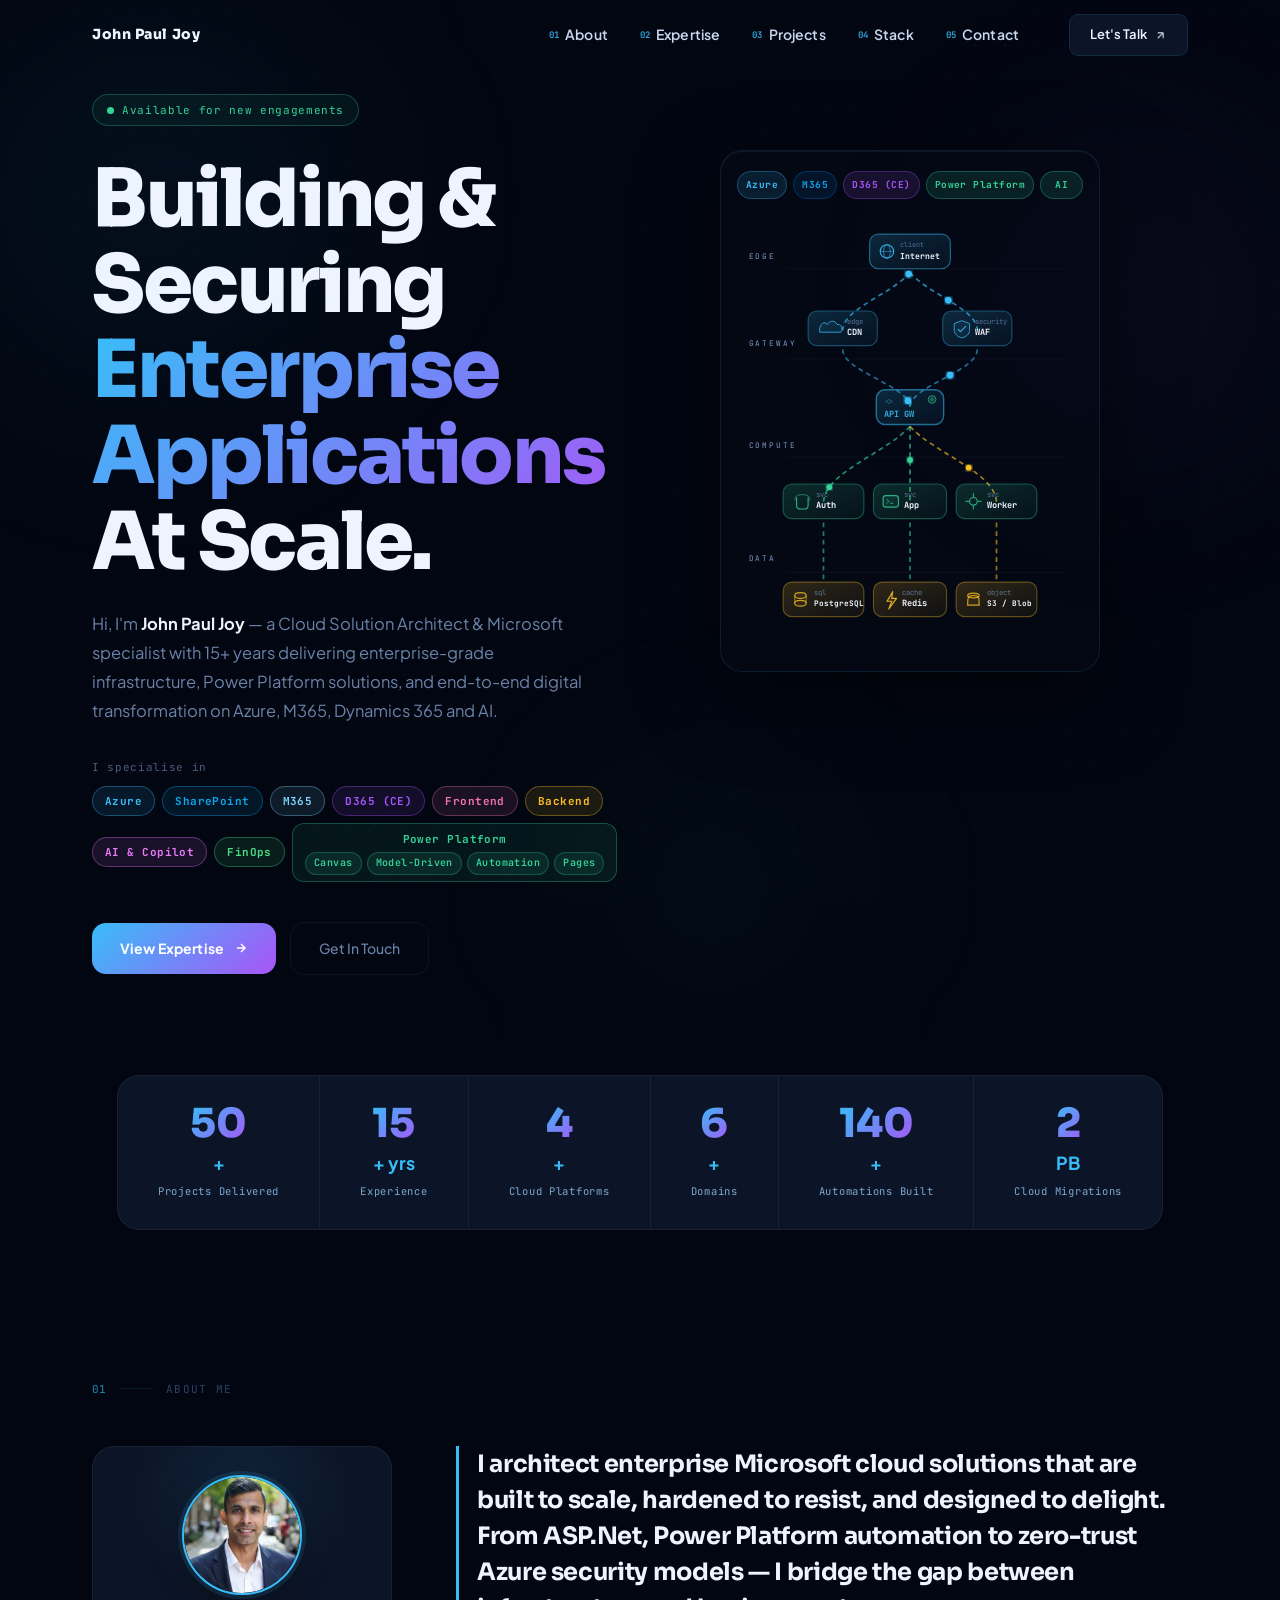
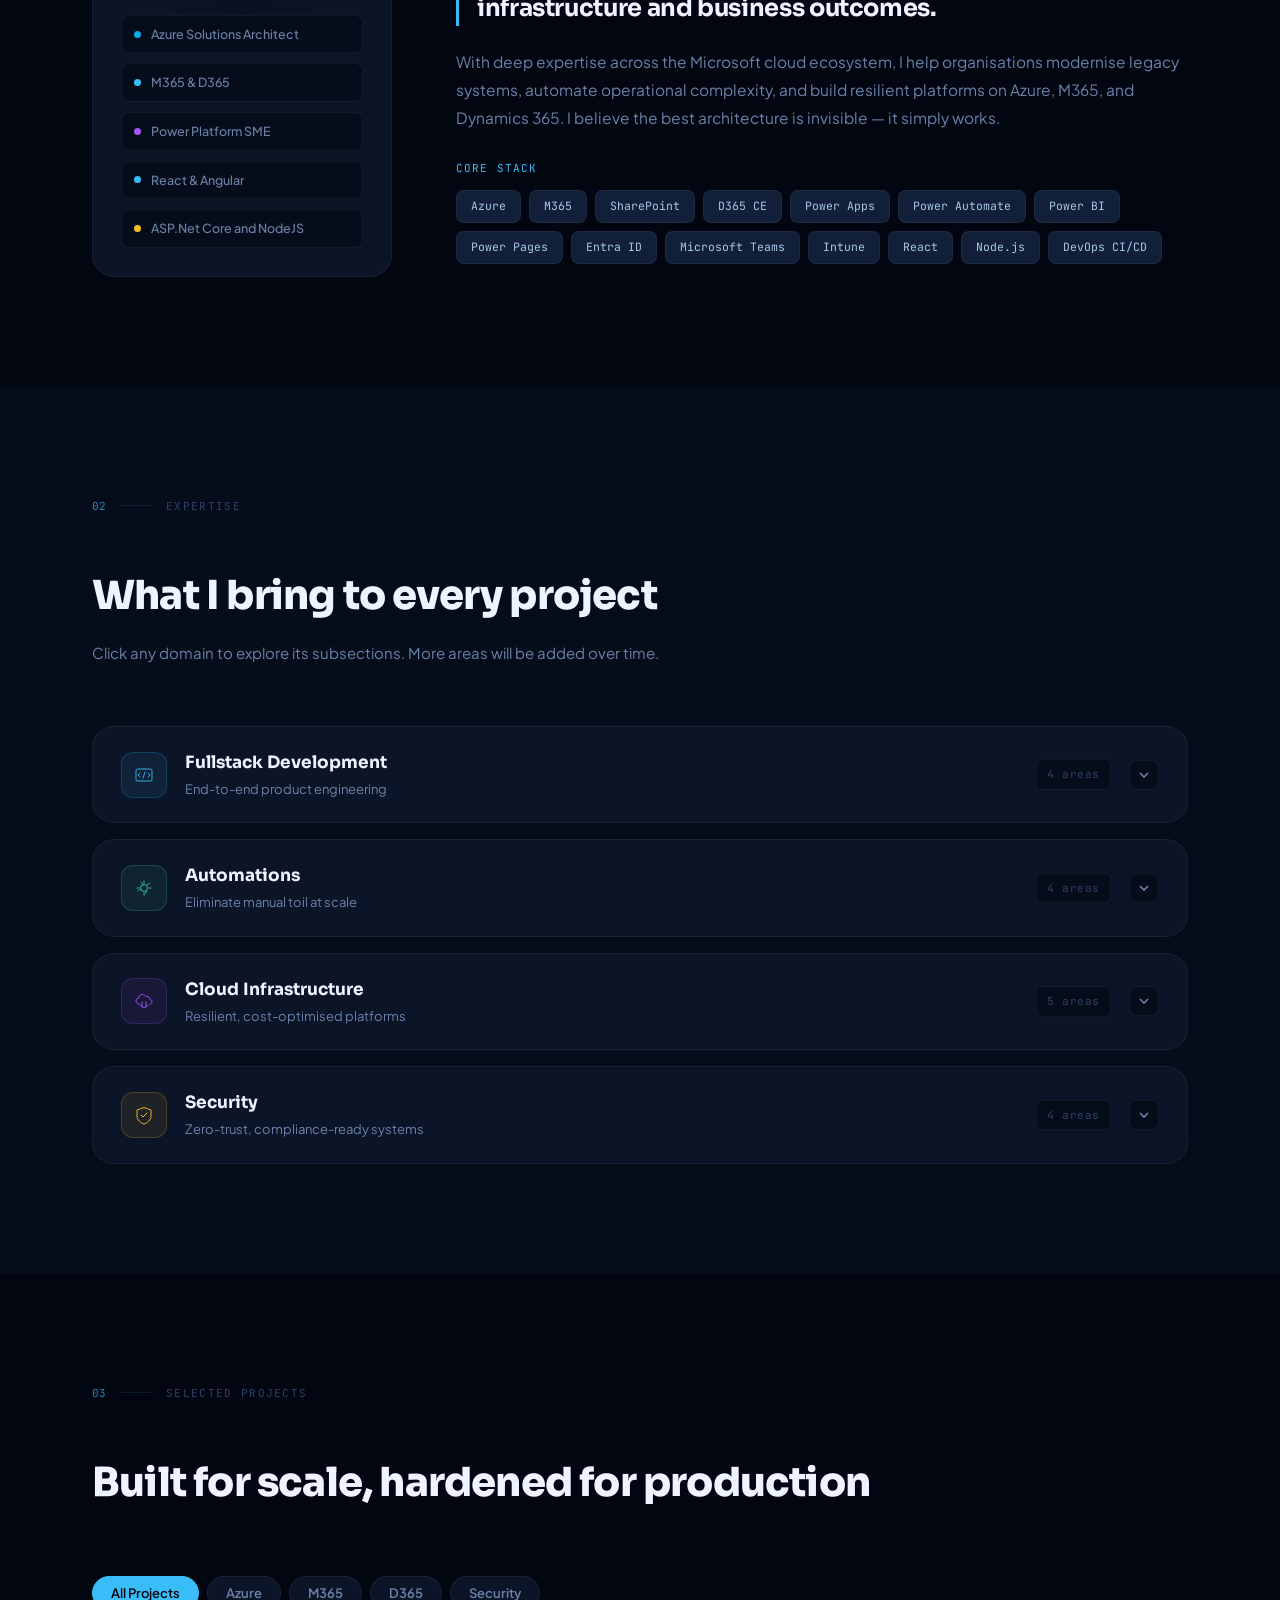
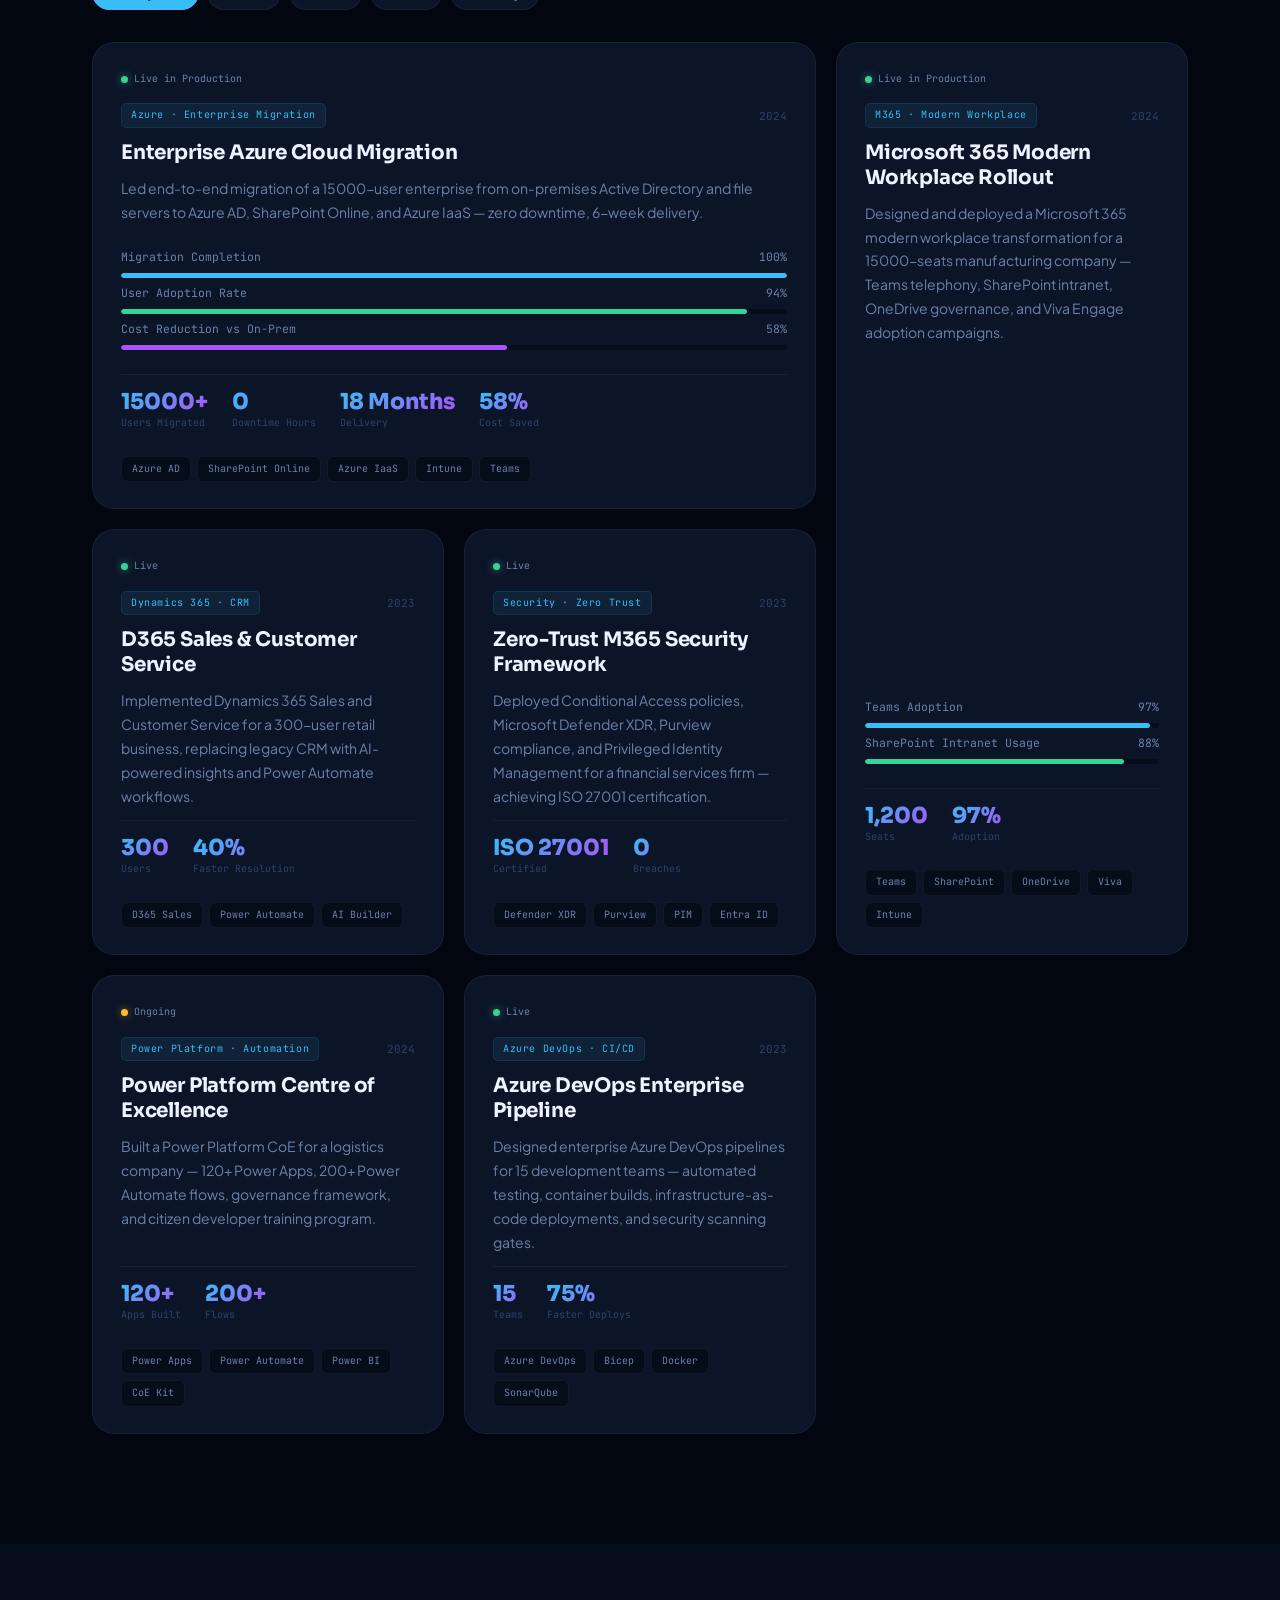
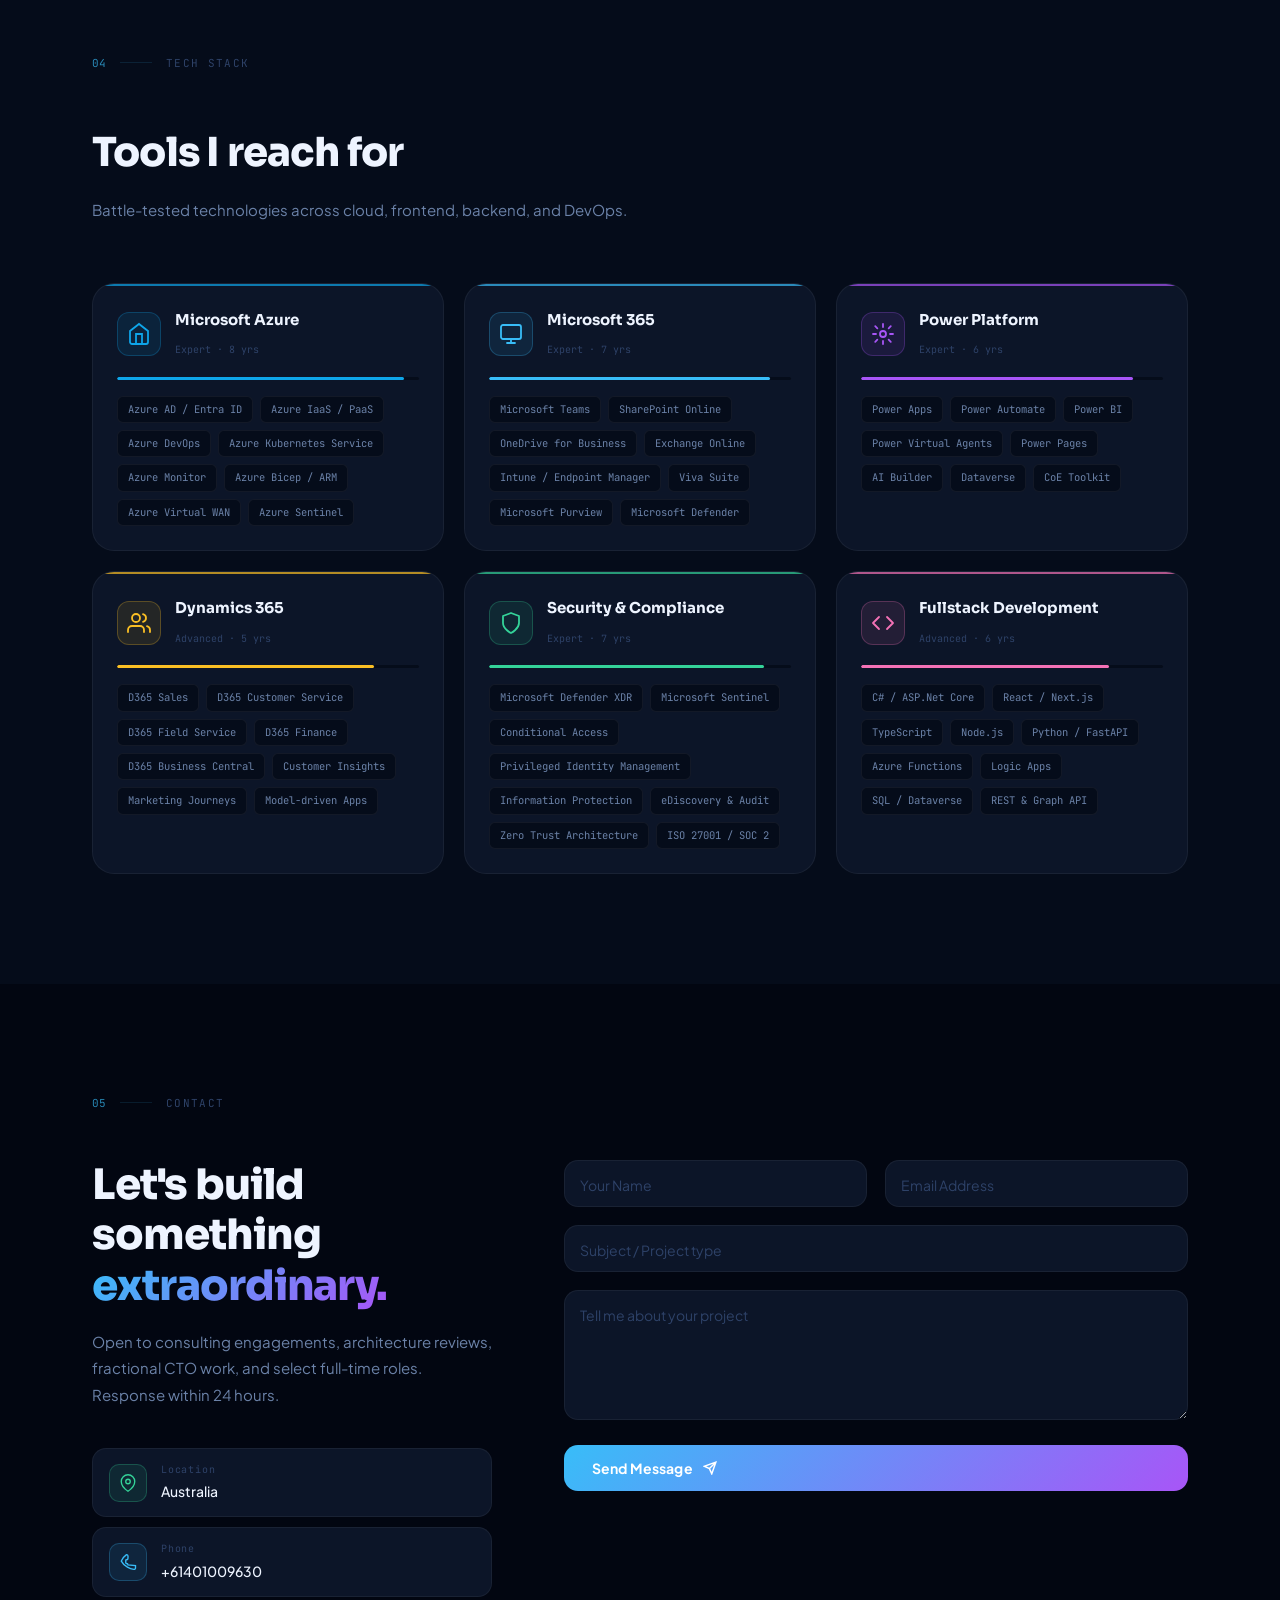
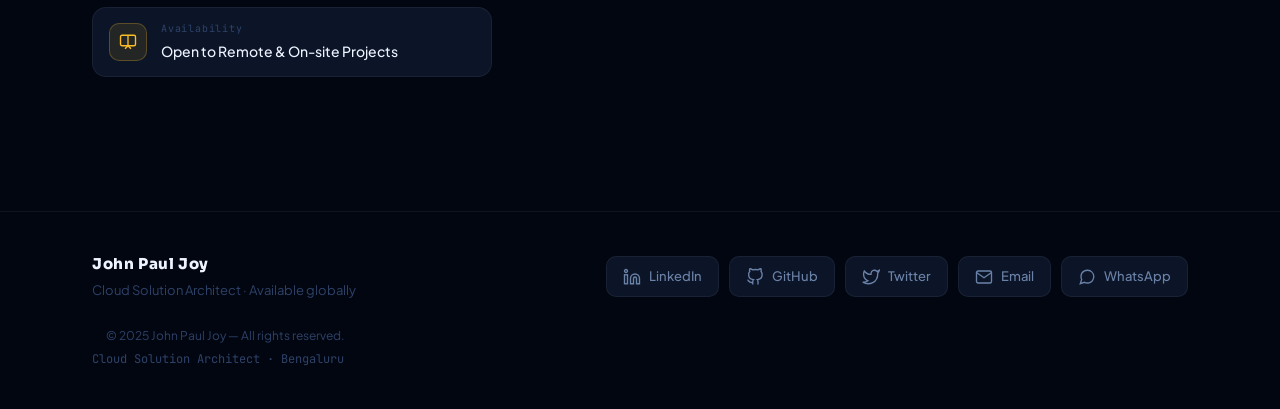
<file: index.html>
<!DOCTYPE html>
<html lang="en">
<head>

  <!-- Google tag (gtag.js) -->
<script async src="https://www.googletagmanager.com/gtag/js?id=G-CD5JCDZK8E"></script>
<script>
  window.dataLayer = window.dataLayer || [];
  function gtag(){dataLayer.push(arguments);}
  gtag('js', new Date());

  gtag('config', 'G-CD5JCDZK8E');
</script>

  <meta charset="UTF-8" />
  <meta name="viewport" content="width=device-width, initial-scale=1.0"/>
  <meta name="google-site-verification" content="John Paul Cheerangal Joy">
  <link rel="icon" href="favicon.ico" type="image/x-icon">
  <title>John Paul Cheerangal Joy</title>
  <meta name="description" content="Cloud Solution Architect with expertise in Azure, D365(CE), M365, Power Platform.">
  <meta name="keywords" content="Azure Architect, D365(CE), M365, Power Platform, Portfolio">
<meta name="author" content="John Paul Cheerangal Joy">
  <meta name="description" content="Cloud Solution Architect specialising in Fullstack Development, Automations, Cloud Infrastructure, and Security." />
  <link rel="stylesheet" href="style.css" />
  <link rel="preconnect" href="https://fonts.googleapis.com" />
  <link rel="preconnect" href="https://fonts.gstatic.com" crossorigin />
  <link href="https://fonts.googleapis.com/css2?family=Sora:wght@300;400;600;700;800&family=Plus+Jakarta+Sans:ital,wght@0,300;0,400;0,500;0,600;1,400&family=JetBrains+Mono:wght@400;700&display=swap" rel="stylesheet" />
</head>
<body>

<!-- ══════════════════════════════════════════════
     PRELOADER
══════════════════════════════════════════════ -->
<div id="preloader">
  <div class="pl-inner">
    <div class="pl-logo"><span class="pl-bracket">[</span><span class="pl-text">JPJ</span><span class="pl-bracket">]</span></div>
    <div class="pl-track"><div class="pl-fill" id="pl-fill"></div></div>
    <span class="pl-label" id="pl-label">Initialising systems…</span>
  </div>
</div>

<!-- SCROLL PROGRESS -->
<div id="scroll-bar"></div>

<!-- ══════════════════════════════════════════════
     NAVIGATION
══════════════════════════════════════════════ -->
<header id="site-nav">
  <nav class="nav-inner">
    <a href="#hero" class="nav-logo">
      John Paul Joy
    </a>
    <ul class="nav-links" id="nav-links">
      <li><a class="nav-link" href="#about"     data-n="01">About</a></li>
      <li><a class="nav-link" href="#expertise" data-n="02">Expertise</a></li>
      <li><a class="nav-link" href="#projects"  data-n="03">Projects</a></li>
      <li><a class="nav-link" href="#stack"     data-n="04">Stack</a></li>
      <li><a class="nav-link" href="#contact"   data-n="05">Contact</a></li>
    </ul>
    <a href="#contact" class="nav-cta">
      Let's Talk
      <svg width="13" height="13" viewBox="0 0 24 24" fill="none" stroke="currentColor" stroke-width="2.5"><path d="M7 17L17 7M17 7H7M17 7v10"/></svg>
    </a>
    <button class="hamburger" id="hamburger" aria-label="Menu">
      <span></span><span></span><span></span>
    </button>
  </nav>
</header>

<main>

<!-- ══════════════════════════════════════════════
     HERO
══════════════════════════════════════════════ -->
<section id="hero" class="section hero-section">
  <div class="blob b1"></div>
  <div class="blob b2"></div>
  <div class="blob b3"></div>
  <div class="hero-container">
  <!-- LEFT -->
  <div class="hero-left">
    <div class="hero-avail">
      <span class="avail-dot"></span>
      Available for new engagements
    </div>

    <h1 class="hero-h1">
      <span class="hl" style="--i:0">Building &amp; Securing</span>
      <span class="hl hero-grad" style="--i:1">Enterprise Applications</span>
      <span class="hl" style="--i:2">At Scale.</span>
    </h1>

    <p class="hero-sub">
      Hi, I'm <strong style="color:var(--t1)">John Paul Joy</strong> — a Cloud Solution Architect &amp; Microsoft specialist with 15+ years delivering enterprise-grade infrastructure, Power Platform solutions, and end-to-end digital transformation on Azure, M365, Dynamics 365 and AI.
    </p>

    <div class="spec-wrap">
      <span class="spec-prefix">I specialise in</span>
      <div class="spec-tags">
        <span class="stag" style="--sc:#38bdf8">Azure</span>
        <span class="stag" style="--sc:#0ea5e9">SharePoint</span>
        <span class="stag" style="--sc:#7dd3fc">M365</span>
        <span class="stag" style="--sc:#a855f7">D365 (CE)</span>
        <span class="stag" style="--sc:#f472b6">Frontend</span>
        <span class="stag" style="--sc:#fbbf24">Backend</span>
        <span class="stag" style="--sc:#e879f9">AI &amp; Copilot</span>
        <span class="stag" style="--sc:#4ade80">FinOps</span>
        <span class="stag stag-group">
          <span class="stag-main" style="--sc:#34d399">Power Platform</span>
          <span class="stag-subs">
            <span style="--sc:#34d399">Canvas</span>
            <span style="--sc:#34d399">Model-Driven</span>
            <span style="--sc:#34d399">Automation</span>
            <span style="--sc:#34d399">Pages</span>
          </span>
        </span>
      </div>
    </div>

    <div class="hero-btns">
      <a href="#expertise" class="btn-primary">
        View Expertise
        <svg width="14" height="14" viewBox="0 0 24 24" fill="none" stroke="currentColor" stroke-width="2.5"><path d="M5 12h14M12 5l7 7-7 7"/></svg>
      </a>
      <a href="#contact" class="btn-ghost">Get In Touch</a>
    </div>
  </div>

  <!-- RIGHT — Cloud Architecture SVG -->
  <div class="hero-right">
    <div class="arch-shell">
      <div class="cpills-row">
        <div class="cpill cpill-azure">Azure</div>
        <div class="cpill cpill-aws">M365</div>
        <div class="cpill cpill-gcp">D365 (CE)</div>
        <div class="cpill cpill-pp">Power Platform</div>
        <div class="cpill cpill-pp">AI</div>
      </div>
      <svg viewBox="0 0 360 460" class="arch-svg" fill="none" xmlns="http://www.w3.org/2000/svg">
        <defs>
          <filter id="glow"><feGaussianBlur stdDeviation="2.5" result="b"/><feMerge><feMergeNode in="b"/><feMergeNode in="SourceGraphic"/></feMerge></filter>
          <linearGradient id="gblue" x1="0%" y1="0%" x2="100%" y2="100%">
            <stop offset="0%" stop-color="rgba(56,189,248,0.18)"/>
            <stop offset="100%" stop-color="rgba(56,189,248,0.05)"/>
          </linearGradient>
          <linearGradient id="ggreen" x1="0%" y1="0%" x2="100%" y2="100%">
            <stop offset="0%" stop-color="rgba(52,211,153,0.18)"/>
            <stop offset="100%" stop-color="rgba(52,211,153,0.05)"/>
          </linearGradient>
          <linearGradient id="gamber" x1="0%" y1="0%" x2="100%" y2="100%">
            <stop offset="0%" stop-color="rgba(251,191,36,0.18)"/>
            <stop offset="100%" stop-color="rgba(251,191,36,0.05)"/>
          </linearGradient>
          <!-- motion paths -->
          <path id="mp1" d="M180,62 C160,85 110,100 110,122"/>
          <path id="mp2" d="M180,62 C200,85 250,100 250,122"/>
          <path id="mp3" d="M110,142 C110,165 180,180 180,202"/>
          <path id="mp4" d="M250,142 C250,165 180,180 180,202"/>
          <path id="mp5" d="M180,222 C155,250 90,270 90,302"/>
          <path id="mp6" d="M180,222 L180,302"/>
          <path id="mp7" d="M180,222 C205,250 270,270 270,302"/>
        </defs>

        <!-- Layer labels -->
        <text x="12" y="48"  fill="rgba(148,180,230,0.85)" font-size="8" font-family="JetBrains Mono" letter-spacing="2">EDGE</text>
        <text x="12" y="138" fill="rgba(148,180,230,0.85)" font-size="8" font-family="JetBrains Mono" letter-spacing="2">GATEWAY</text>
        <text x="12" y="244" fill="rgba(148,180,230,0.85)" font-size="8" font-family="JetBrains Mono" letter-spacing="2">COMPUTE</text>
        <text x="12" y="362" fill="rgba(148,180,230,0.85)" font-size="8" font-family="JetBrains Mono" letter-spacing="2">DATA</text>

        <!-- Dividers -->
        <line x1="52" y1="58"  x2="340" y2="58"  stroke="rgba(255,255,255,0.04)" stroke-width="1"/>
        <line x1="52" y1="152" x2="340" y2="152" stroke="rgba(255,255,255,0.04)" stroke-width="1"/>
        <line x1="52" y1="254" x2="340" y2="254" stroke="rgba(255,255,255,0.04)" stroke-width="1"/>
        <line x1="52" y1="374" x2="340" y2="374" stroke="rgba(255,255,255,0.04)" stroke-width="1"/>

        <!-- Flow lines -->
        <use href="#mp1" stroke="rgba(56,189,248,0.65)" stroke-width="1.8" stroke-dasharray="5 4"/>
        <use href="#mp2" stroke="rgba(56,189,248,0.65)" stroke-width="1.8" stroke-dasharray="5 4"/>
        <use href="#mp3" stroke="rgba(56,189,248,0.55)" stroke-width="1.8" stroke-dasharray="5 4"/>
        <use href="#mp4" stroke="rgba(56,189,248,0.55)" stroke-width="1.8" stroke-dasharray="5 4"/>
        <use href="#mp5" stroke="rgba(52,211,153,0.65)" stroke-width="1.8" stroke-dasharray="5 4"/>
        <use href="#mp6" stroke="rgba(52,211,153,0.65)" stroke-width="1.8" stroke-dasharray="5 4"/>
        <use href="#mp7" stroke="rgba(251,191,36,0.65)" stroke-width="1.8" stroke-dasharray="5 4"/>
        <line x1="90"  y1="322" x2="90"  y2="384" stroke="rgba(52,211,153,0.58)" stroke-width="1.8" stroke-dasharray="5 4"/>
        <line x1="180" y1="322" x2="180" y2="384" stroke="rgba(52,211,153,0.58)" stroke-width="1.8" stroke-dasharray="5 4"/>
        <line x1="270" y1="322" x2="270" y2="384" stroke="rgba(251,191,36,0.58)" stroke-width="1.8" stroke-dasharray="5 4"/>

        <!-- Animated packets -->
        <circle r="3.5" fill="#38bdf8" filter="url(#glow)"><animateMotion dur="2.2s" repeatCount="indefinite" begin="0s"><mpath href="#mp1"/></animateMotion></circle>
        <circle r="3.5" fill="#38bdf8" filter="url(#glow)"><animateMotion dur="2.2s" repeatCount="indefinite" begin="1.1s"><mpath href="#mp2"/></animateMotion></circle>
        <circle r="3.5" fill="#38bdf8" filter="url(#glow)"><animateMotion dur="2s"   repeatCount="indefinite" begin="0.4s"><mpath href="#mp3"/></animateMotion></circle>
        <circle r="3.5" fill="#38bdf8" filter="url(#glow)"><animateMotion dur="2s"   repeatCount="indefinite" begin="1.4s"><mpath href="#mp4"/></animateMotion></circle>
        <circle r="3"   fill="#34d399" filter="url(#glow)"><animateMotion dur="2.4s" repeatCount="indefinite" begin="0.2s"><mpath href="#mp5"/></animateMotion></circle>
        <circle r="3"   fill="#34d399" filter="url(#glow)"><animateMotion dur="2.4s" repeatCount="indefinite" begin="1.2s"><mpath href="#mp6"/></animateMotion></circle>
        <circle r="3"   fill="#fbbf24" filter="url(#glow)"><animateMotion dur="2.4s" repeatCount="indefinite" begin="0.8s"><mpath href="#mp7"/></animateMotion></circle>

        <!-- Internet node -->
        <g transform="translate(138,22)">
          <rect width="84" height="36" rx="9" fill="url(#gblue)" stroke="rgba(56,189,248,0.5)" stroke-width="1.2"/>
          <circle cx="18" cy="18" r="7" stroke="rgba(56,189,248,0.9)" stroke-width="1.2" fill="none"/>
          <ellipse cx="18" cy="18" rx="3.5" ry="7" stroke="rgba(56,189,248,0.6)" stroke-width="1" fill="none"/>
          <line x1="11" y1="18" x2="25" y2="18" stroke="rgba(56,189,248,0.5)" stroke-width="1"/>
          <text x="32" y="13" fill="rgba(116,148,196,0.7)" font-size="7" font-family="JetBrains Mono">client</text>
          <text x="32" y="26" fill="#f0f6ff" font-size="8.5" font-family="JetBrains Mono" font-weight="700">Internet</text>
        </g>

        <!-- CDN node -->
        <g transform="translate(74,102)">
          <rect width="72" height="36" rx="9" fill="url(#gblue)" stroke="rgba(56,189,248,0.35)" stroke-width="1.2"/>
          <path d="M12 20 C12 13 17 10 20 14 C22 10 28 9 30 14 C34 13 37 18 34 22 L12 22 Z" stroke="rgba(56,189,248,0.8)" stroke-width="1" fill="rgba(56,189,248,0.08)"/>
          <text x="40" y="13" fill="rgba(116,148,196,0.7)" font-size="7.5" font-family="JetBrains Mono">edge</text>
          <text x="40" y="25" fill="#f0f6ff" font-size="9" font-family="JetBrains Mono" font-weight="700">CDN</text>
        </g>

        <!-- WAF node -->
        <g transform="translate(214,102)">
          <rect width="72" height="36" rx="9" fill="url(#gblue)" stroke="rgba(56,189,248,0.35)" stroke-width="1.2"/>
          <path d="M20 10 L28 13 L28 20 C28 24 24 27 20 28 C16 27 12 24 12 20 L12 13 Z" stroke="rgba(56,189,248,0.8)" stroke-width="1" fill="rgba(56,189,248,0.08)"/>
          <path d="M16 19 L18.5 21.5 L24 16" stroke="rgba(56,189,248,0.9)" stroke-width="1.2" stroke-linecap="round" stroke-linejoin="round" fill="none"/>
          <text x="34" y="13" fill="rgba(116,148,196,0.7)" font-size="7.5" font-family="JetBrains Mono">security</text>
          <text x="34" y="25" fill="#f0f6ff" font-size="9" font-family="JetBrains Mono" font-weight="700">WAF</text>
        </g>

        <!-- API Gateway node -->
        <g transform="translate(145,184)">
          <rect width="70" height="36" rx="9" fill="url(#gblue)" stroke="rgba(56,189,248,0.55)" stroke-width="1.5"/>
          <text x="8" y="15" fill="rgba(56,189,248,0.5)" font-size="8" font-family="JetBrains Mono">&lt;&gt;</text>
          <text x="8" y="28" fill="rgba(56,189,248,0.9)" font-size="9" font-family="JetBrains Mono" font-weight="700">API GW</text>
          <circle cx="58" cy="10" r="4" fill="rgba(52,211,153,0.15)" stroke="rgba(52,211,153,0.6)" stroke-width="1"/>
          <circle cx="58" cy="10" r="2" fill="#34d399"><animate attributeName="opacity" values="1;0.3;1" dur="1.5s" repeatCount="indefinite"/></circle>
        </g>

        <!-- Auth service -->
        <g transform="translate(48,282)">
          <rect width="84" height="36" rx="9" fill="url(#ggreen)" stroke="rgba(52,211,153,0.35)" stroke-width="1.2"/>
          <path d="M14 14 L14 22 Q14 26 18 26 L22 26 Q26 26 26 22 L26 14" stroke="rgba(52,211,153,0.8)" stroke-width="1.2" fill="none"/>
          <path d="M12 17 Q12 11 20 11 Q28 11 28 17" stroke="rgba(52,211,153,0.5)" stroke-width="1" fill="none"/>
          <text x="34" y="13" fill="rgba(116,148,196,0.7)" font-size="7.5" font-family="JetBrains Mono">svc</text>
          <text x="34" y="25" fill="#f0f6ff" font-size="9" font-family="JetBrains Mono" font-weight="700">Auth</text>
        </g>

        <!-- App service -->
        <g transform="translate(142,282)">
          <rect width="76" height="36" rx="9" fill="url(#ggreen)" stroke="rgba(52,211,153,0.35)" stroke-width="1.2"/>
          <rect x="10" y="12" width="16" height="12" rx="3" stroke="rgba(52,211,153,0.8)" stroke-width="1.2" fill="rgba(52,211,153,0.08)"/>
          <path d="M14 16 L16 18 L14 20M18 20 L20 20" stroke="rgba(52,211,153,0.8)" stroke-width="1" stroke-linecap="round"/>
          <text x="32" y="13" fill="rgba(116,148,196,0.7)" font-size="7.5" font-family="JetBrains Mono">svc</text>
          <text x="32" y="25" fill="#f0f6ff" font-size="9" font-family="JetBrains Mono" font-weight="700">App</text>
        </g>

        <!-- Worker service -->
        <g transform="translate(228,282)">
          <rect width="84" height="36" rx="9" fill="url(#ggreen)" stroke="rgba(52,211,153,0.35)" stroke-width="1.2"/>
          <circle cx="18" cy="18" r="4" stroke="rgba(52,211,153,0.8)" stroke-width="1.2" fill="none"/>
          <path d="M18 10 L18 13M18 23 L18 26M10 18 L13 18M23 18 L26 18" stroke="rgba(52,211,153,0.7)" stroke-width="1.2" stroke-linecap="round"/>
          <text x="32" y="13" fill="rgba(116,148,196,0.7)" font-size="7.5" font-family="JetBrains Mono">svc</text>
          <text x="32" y="25" fill="#f0f6ff" font-size="9" font-family="JetBrains Mono" font-weight="700">Worker</text>
        </g>

        <!-- PostgreSQL -->
        <g transform="translate(48,384)">
          <rect width="84" height="36" rx="9" fill="url(#gamber)" stroke="rgba(251,191,36,0.35)" stroke-width="1.2"/>
          <ellipse cx="18" cy="14" rx="6" ry="3" stroke="rgba(251,191,36,0.8)" stroke-width="1.2" fill="rgba(251,191,36,0.06)"/>
          <line x1="12" y1="14" x2="12" y2="22" stroke="rgba(251,191,36,0.5)" stroke-width="1.2"/>
          <line x1="24" y1="14" x2="24" y2="22" stroke="rgba(251,191,36,0.5)" stroke-width="1.2"/>
          <ellipse cx="18" cy="22" rx="6" ry="3" stroke="rgba(251,191,36,0.8)" stroke-width="1.2" fill="rgba(251,191,36,0.06)"/>
          <text x="32" y="13" fill="rgba(116,148,196,0.7)" font-size="7.5" font-family="JetBrains Mono">sql</text>
          <text x="32" y="25" fill="#f0f6ff" font-size="8" font-family="JetBrains Mono" font-weight="700">PostgreSQL</text>
        </g>

        <!-- Redis -->
        <g transform="translate(142,384)">
          <rect width="76" height="36" rx="9" fill="url(#gamber)" stroke="rgba(251,191,36,0.35)" stroke-width="1.2"/>
          <path d="M20 10 L14 20 L19 20 L16 28 L24 17 L19 17 Z" stroke="rgba(251,191,36,0.9)" stroke-width="1.2" fill="rgba(251,191,36,0.1)" stroke-linejoin="round"/>
          <text x="30" y="13" fill="rgba(116,148,196,0.7)" font-size="7.5" font-family="JetBrains Mono">cache</text>
          <text x="30" y="25" fill="#f0f6ff" font-size="9" font-family="JetBrains Mono" font-weight="700">Redis</text>
        </g>

        <!-- S3 / Blob -->
        <g transform="translate(228,384)">
          <rect width="84" height="36" rx="9" fill="url(#gamber)" stroke="rgba(251,191,36,0.35)" stroke-width="1.2"/>
          <path d="M12 24 C12 16 12 14 18 14 C24 14 24 16 24 24 Z" stroke="rgba(251,191,36,0.8)" stroke-width="1.2" fill="rgba(251,191,36,0.06)"/>
          <ellipse cx="18" cy="14" rx="6" ry="2.5" stroke="rgba(251,191,36,0.8)" stroke-width="1.2" fill="rgba(251,191,36,0.06)"/>
          <text x="32" y="13" fill="rgba(116,148,196,0.7)" font-size="7.5" font-family="JetBrains Mono">object</text>
          <text x="32" y="25" fill="#f0f6ff" font-size="8" font-family="JetBrains Mono" font-weight="700">S3 / Blob</text>
        </g>

        <!-- Corner badges removed -->
      </svg>

    </div>
  </div>
  </div><!-- /hero-container -->
</section>

<!-- ══════════════════════════════════════════════
     STATS STRIP
══════════════════════════════════════════════ -->
<div class="stats-strip" id="stats-strip">
  <div style="display:flex;justify-content:center;padding:0 32px"><div class="stats-inner">
    <div class="stat-c">
      <span class="sn">50</span><span class="su">+</span>
      <span class="sk">Projects Delivered</span>
    </div>
    <div class="stat-div"></div>
    <div class="stat-c">
      <span class="sn">15</span><span class="su">+ yrs</span>
      <span class="sk">Experience</span>
    </div>
    <div class="stat-div"></div>
    <div class="stat-c">
      <span class="sn">4</span><span class="su">+</span>
      <span class="sk">Cloud Platforms</span>
    </div>
    <div class="stat-div"></div>
    <div class="stat-c">
      <span class="sn">6</span><span class="su">+</span>
      <span class="sk">Domains</span>
    </div>
    <div class="stat-div"></div>
    <div class="stat-c">
      <span class="sn">140</span><span class="su">+</span>
      <span class="sk">Automations Built</span>
    </div>
    <div class="stat-div"></div>
    <div class="stat-c">
      <span class="sn">2</span><span class="su"> PB</span>
      <span class="sk">Cloud Migrations</span>
    </div>

  </div></div>
</div>

<!-- ══════════════════════════════════════════════
     ABOUT
══════════════════════════════════════════════ -->
<section id="about" class="section">
  <div class="container">
    <div class="eyebrow"><span class="ey-n">01</span><span class="ey-r"></span><span class="ey-t">About Me</span></div>
    <div class="about-grid">

      <div class="about-visual">
        <div class="av-card">
          <div class="av-photo av-photo-real">
            <img src="[data-uri]" alt="John Paul Joy" style="width:100%;height:100%;object-fit:cover;object-position:center top;border-radius:50%;display:block;"/>
          </div>
          <div class="av-certs">
            <div class="av-cert"><span class="cert-dot" style="--cc:#0ea5e9"></span>Azure Solutions Architect</div>
            <div class="av-cert"><span class="cert-dot" style="--cc:#38bdf8"></span>M365 & D365</div>
            <div class="av-cert"><span class="cert-dot" style="--cc:#a855f7"></span>Power Platform SME</div>
            <div class="av-cert"><span class="cert-dot" style="--cc:#38bdf8"></span>React & Angular</div>
            <div class="av-cert"><span class="cert-dot" style="--cc:#fbbf24"></span>ASP.Net Core and NodeJS</div>
          </div>
        </div>
      </div>

      <div class="about-text">
        <p class="about-statement">
          I architect enterprise Microsoft cloud solutions that are built to scale, hardened to resist,
          and designed to delight. From ASP.Net, Power Platform automation to zero-trust Azure security
          models — I bridge the gap between infrastructure and business outcomes.
        </p>
        <p class="about-p">
          With deep expertise across the Microsoft cloud ecosystem, I help organisations modernise
          legacy systems, automate operational complexity, and build resilient platforms on Azure,
          M365, and Dynamics 365. I believe the best architecture is invisible — it simply works.
        </p>
        <div class="core-stack">
          <span class="cs-label">Core Stack</span>
          <div class="cs-chips">
            <span>Azure</span>
            <span>M365</span>
            <span>SharePoint</span>
            <span>D365 CE</span>
            <span>Power Apps</span>
            <span>Power Automate</span>
            <span>Power BI</span>
            <span>Power Pages</span>
            <span>Entra ID</span>
            <span>Microsoft Teams</span>
            <span>Intune</span>
            <span>React</span>
            <span>Node.js</span>
            <span>DevOps CI/CD</span>
          </div>
        </div>
      </div>
    </div>
  </div>
</section>

<!-- ══════════════════════════════════════════════
     EXPERTISE
══════════════════════════════════════════════ -->
<section id="expertise" class="section section-alt">
  <div class="container">
    <div class="eyebrow"><span class="ey-n">02</span><span class="ey-r"></span><span class="ey-t">Expertise</span></div>
    <div class="sec-intro">
      <h2 class="sec-h2">What I bring to every project</h2>
      <p class="sec-p">Click any domain to explore its subsections. More areas will be added over time.</p>
    </div>

    <div class="domains" id="expertise-grid">

      <!-- FULLSTACK -->
      <article class="domain" data-d="fullstack">
        <div class="d-head" onclick="toggleDomain(this)">
          <div class="d-icon" style="--dc:rgba(56,189,248,0.9)">
            <svg width="20" height="20" viewBox="0 0 40 40" fill="none"><rect x="4" y="8" width="32" height="24" rx="3" stroke="currentColor" stroke-width="1.8"/><path d="M12 16L8 20L12 24M28 16L32 20L28 24M18 26L22 14" stroke="currentColor" stroke-width="1.8" stroke-linecap="round"/></svg>
          </div>
          <div class="d-meta">
            <h3 class="d-name">Fullstack Development</h3>
            <p class="d-tag">End-to-end product engineering</p>
          </div>
          <span class="d-count">4 areas</span>
          <div class="d-chev"><svg width="16" height="16" viewBox="0 0 24 24" fill="none" stroke="currentColor" stroke-width="2.5"><path d="M6 9l6 6 6-6"/></svg></div>
        </div>
        <div class="d-panel">
          <div class="d-panel-in">
            <div class="si"><div class="si-dot" style="--sc:#38bdf8"></div><div class="si-body"><h4>Frontend Engineering</h4><p>React and Angular focussed on performance-first UIs with modern state management and design systems.</p><div class="si-chips"><span>React</span><span>Angular</span><span>TypeScript</span><span>Tailwind</span></div></div></div>
            <div class="si"><div class="si-dot" style="--sc:#38bdf8"></div><div class="si-body"><h4>Backend &amp; APIs</h4><p>Microservices, RESTful &amp; GraphQL APIs, and event-driven backends built for durability and horizontal scale.</p><div class="si-chips"><span>ASP.Net Core</span><span>Node.js</span><span>GraphQL</span><span>Django</span></div></div></div>
            <div class="si"><div class="si-dot" style="--sc:#38bdf8"></div><div class="si-body"><h4>Databases &amp; Data Stores</h4><p>Relational, document, key-value, vector, and time-series databases modelled for query performance and operational simplicity.</p><div class="si-chips"><span>PostgreSQL</span><span>MongoDB</span><span>Redis</span><span>DynamoDB</span><span>SQL Server</span></div></div></div>
            <div class="si"><div class="si-dot" style="--sc:#38bdf8"></div><div class="si-body"><h4>Mobile Development</h4><p>Cross-platform mobile apps with native-grade performance, deep-linking, and offline-first architecture.</p><div class="si-chips"><span>React Native</span></div></div></div>
            <!-- ADD MORE SUB-ITEMS HERE -->
          </div>
        </div>
      </article>

      <!-- AUTOMATIONS -->
      <article class="domain" data-d="automations">
        <div class="d-head" onclick="toggleDomain(this)">
          <div class="d-icon" style="--dc:rgba(52,211,153,0.9)">
            <svg width="20" height="20" viewBox="0 0 40 40" fill="none"><path d="M20 6V10M20 30V34M6 20H10M30 20H34" stroke="currentColor" stroke-width="1.8" stroke-linecap="round"/><circle cx="20" cy="20" r="7" stroke="currentColor" stroke-width="1.8"/><path d="M14 8L18 14M26 26L22 32M8 26L14 22M26 14L32 10" stroke="currentColor" stroke-width="1.5" stroke-linecap="round"/></svg>
          </div>
          <div class="d-meta">
            <h3 class="d-name">Automations</h3>
            <p class="d-tag">Eliminate manual toil at scale</p>
          </div>
          <span class="d-count">4 areas</span>
          <div class="d-chev"><svg width="16" height="16" viewBox="0 0 24 24" fill="none" stroke="currentColor" stroke-width="2.5"><path d="M6 9l6 6 6-6"/></svg></div>
        </div>
        <div class="d-panel">
          <div class="d-panel-in">
            <div class="si"><div class="si-dot" style="--sc:#34d399"></div><div class="si-body"><h4>CI/CD Pipelines</h4><p>End-to-end delivery pipelines with automated testing, security scanning, canary deployments, and rollback strategies.</p><div class="si-chips"><span>GitHub Actions</span><span>Azure DevOps</span><span>Jenkins</span><span>ArgoCD</span><span>Flux</span></div></div></div>
            <div class="si"><div class="si-dot" style="--sc:#34d399"></div><div class="si-body"><h4>Infrastructure as Code</h4><p>Declarative, version-controlled infra provisioning with drift detection, modular design, and automated compliance checks.</p><div class="si-chips"><span>Terraform</span><span>Ansible</span></div></div></div>
            <div class="si"><div class="si-dot" style="--sc:#34d399"></div><div class="si-body"><h4>Workflow Orchestration</h4><p>Multi-step workflows, complex DAGs, scheduled jobs, and data pipelines with retry logic, alerting, and audit trails.</p><div class="si-chips"><span>Airflow</span><span>Azure Functions</span></div></div></div>
            <div class="si"><div class="si-dot" style="--sc:#34d399"></div><div class="si-body"><h4>RPA &amp; AI Agents</h4><p>Intelligent process automation using LLM-powered agents, browser automation, and low-code platforms.</p><div class="si-chips"><span>Co-Pilot</span><span>Power Automate cloud and Desktop flows</span><span>LangChain</span><span>Play wright</span></div></div></div>
          </div>
        </div>
      </article>

      <!-- CLOUD INFRA -->
      <article class="domain" data-d="cloud">
        <div class="d-head" onclick="toggleDomain(this)">
          <div class="d-icon" style="--dc:rgba(168,85,247,0.9)">
            <svg width="20" height="20" viewBox="0 0 40 40" fill="none"><path d="M10 26C6 26 4 23 4 20C4 17 6 15 9 14.5C9.5 10 13 7 17 7C20 7 22.5 8.5 24 11C24.5 10.8 25 10.8 25.5 10.8C29 10.8 32 13.5 32 17C35 17.5 36 20 36 22C36 24.5 34 26.5 31.5 26.5" stroke="currentColor" stroke-width="1.8" stroke-linecap="round" fill="none"/><path d="M16 32L16 22M24 32L24 22M12 28L20 34L28 28" stroke="currentColor" stroke-width="1.8" stroke-linecap="round" stroke-linejoin="round"/></svg>
          </div>
          <div class="d-meta">
            <h3 class="d-name">Cloud Infrastructure</h3>
            <p class="d-tag">Resilient, cost-optimised platforms</p>
          </div>
          <span class="d-count">5 areas</span>
          <div class="d-chev"><svg width="16" height="16" viewBox="0 0 24 24" fill="none" stroke="currentColor" stroke-width="2.5"><path d="M6 9l6 6 6-6"/></svg></div>
        </div>
        <div class="d-panel">
          <div class="d-panel-in">
            <div class="si"><div class="si-dot" style="--sc:#a855f7"></div><div class="si-body"><h4>Multi-Cloud Architecture</h4><p>Vendor-agnostic strategies across AWS, Azure, and GCP with unified identity, networking, and observability.</p><div class="si-chips"><span>AWS</span><span>Azure</span><span>GCP</span><span>Crossplane</span></div></div></div>
            <div class="si"><div class="si-dot" style="--sc:#a855f7"></div><div class="si-body"><h4>Containerisation &amp; Orchestration</h4><p>Production Kubernetes clusters, service meshes, auto-scaling, and GitOps-driven workload management.</p><div class="si-chips"><span>EKS / AKS / GKE</span><span>Helm</span><span>Istio</span><span>Karpenter</span></div></div></div>
            <div class="si"><div class="si-dot" style="--sc:#a855f7"></div><div class="si-body"><h4>Serverless &amp; Edge Computing</h4><p>Event-driven, pay-per-use compute from AWS Lambda to global edge deployments for ultra-low latency workloads.</p><div class="si-chips"><span>Lambda</span><span>Cloud Run</span><span>Cloudflare Workers</span></div></div></div>
            <div class="si"><div class="si-dot" style="--sc:#a855f7"></div><div class="si-body"><h4>Networking &amp; CDN</h4><p>VPCs, private endpoints, WAF, global load balancing, PrivateLink, and BGP routing across regions.</p><div class="si-chips"><span>VPC</span><span>Route 53</span><span>CloudFront</span><span>Azure Front Door</span></div></div></div>
            <div class="si"><div class="si-dot" style="--sc:#a855f7"></div><div class="si-body"><h4>Observability &amp; SRE</h4><p>Full-stack monitoring, distributed tracing, SLO-driven reliability, and incident-response playbooks.</p><div class="si-chips"><span>Datadog</span><span>Grafana</span><span>OpenTelemetry</span><span>PagerDuty</span></div></div></div>
          </div>
        </div>
      </article>

      <!-- SECURITY -->
      <article class="domain" data-d="security">
        <div class="d-head" onclick="toggleDomain(this)">
          <div class="d-icon" style="--dc:rgba(251,191,36,0.9)">
            <svg width="20" height="20" viewBox="0 0 40 40" fill="none"><path d="M20 5L34 10L34 22C34 30 27 36 20 38C13 36 6 30 6 22L6 10Z" stroke="currentColor" stroke-width="1.8" stroke-linejoin="round"/><path d="M14 20L18 24L26 16" stroke="currentColor" stroke-width="2" stroke-linecap="round" stroke-linejoin="round"/></svg>
          </div>
          <div class="d-meta">
            <h3 class="d-name">Security</h3>
            <p class="d-tag">Zero-trust, compliance-ready systems</p>
          </div>
          <span class="d-count">4 areas</span>
          <div class="d-chev"><svg width="16" height="16" viewBox="0 0 24 24" fill="none" stroke="currentColor" stroke-width="2.5"><path d="M6 9l6 6 6-6"/></svg></div>
        </div>
        <div class="d-panel">
          <div class="d-panel-in">
            <div class="si"><div class="si-dot" style="--sc:#fbbf24"></div><div class="si-body"><h4>Zero-Trust Architecture</h4><p>Identity-first security — no implicit trust, continuous verification, least-privilege access enforced at every layer.</p><div class="si-chips"><span>IAM</span><span>OIDC</span><span>mTLS</span><span>SPIFFE/SPIRE</span></div></div></div>
            <div class="si"><div class="si-dot" style="--sc:#fbbf24"></div><div class="si-body"><h4>Cloud Security Posture (CSPM)</h4><p>Automated compliance checks, policy-as-code guardrails, and real-time drift detection across cloud environments.</p><div class="si-chips"><span>AWS Security Hub</span><span>Defender for Cloud</span><span>Wiz</span></div></div></div>
            <div class="si"><div class="si-dot" style="--sc:#fbbf24"></div><div class="si-body"><h4>AppSec &amp; DevSecOps</h4><p>Shift-left security in CI/CD — SAST, DAST, SCA, container scanning, and secrets management baked into pipelines.</p><div class="si-chips"><span>Snyk</span><span>Semgrep</span><span>Vault</span><span>Trivy</span></div></div></div>
            <div class="si"><div class="si-dot" style="--sc:#fbbf24"></div><div class="si-body"><h4>Compliance &amp; Governance</h4><p>Building regulatory compliance into systems from day one — SOC 2, ISO 27001, GDPR, HIPAA, and PCI-DSS.</p><div class="si-chips"><span>SOC 2</span><span>ISO 27001</span><span>GDPR</span><span>HIPAA</span></div></div></div>
          </div>
        </div>
      </article>

      <!-- ╔═══════════════════════════════════════════════╗
           ║  ADD NEW DOMAIN ARTICLES HERE (copy above)   ║
           ╚═══════════════════════════════════════════════╝ -->
    </div>
  </div>
</section>

<!-- ══════════════════════════════════════════════
     PROJECTS — BENTO GRID
══════════════════════════════════════════════ -->
<section id="projects" class="section">
  <div class="container">
    <div class="eyebrow"><span class="ey-n">03</span><span class="ey-r"></span><span class="ey-t">Selected Projects</span></div>
    <div class="sec-intro">
      <h2 class="sec-h2">Built for scale, hardened for production</h2>
    </div>

    <!-- Project Filter Tabs -->
    <div class="proj-tabs" id="proj-tabs">
      <button class="ptab active" data-filter="all">All Projects</button>
      <button class="ptab" data-filter="azure">Azure</button>
      <button class="ptab" data-filter="m365">M365</button>
      <button class="ptab" data-filter="d365">D365</button>
      <button class="ptab" data-filter="security">Security</button>
    </div>

    <div class="bento" id="projects-grid">

      <!-- FEATURED WIDE — Azure Migration -->
      <div class="bc bc-wide reveal" data-cat="azure">
        <div class="bc-status"><span class="status-dot status-live"></span>Live in Production</div>
        <div class="bc-top">
          <span class="bc-dom">Azure · Enterprise Migration</span>
          <span class="bc-yr">2024</span>
        </div>
        <h3 class="bc-title">Enterprise Azure Cloud Migration</h3>
        <p class="bc-desc">Led end-to-end migration of a 15000-user enterprise from on-premises Active Directory and file servers to Azure AD, SharePoint Online, and Azure IaaS — zero downtime, 6-week delivery.</p>
        <div class="bc-progress-wrap">
          <div class="bc-progress-label"><span>Migration Completion</span><span>100%</span></div>
          <div class="bc-progress-bar"><div class="bc-progress-fill" style="--pct:100%; --pc:#38bdf8"></div></div>
          <div class="bc-progress-label"><span>User Adoption Rate</span><span>94%</span></div>
          <div class="bc-progress-bar"><div class="bc-progress-fill" style="--pct:94%; --pc:#34d399"></div></div>
          <div class="bc-progress-label"><span>Cost Reduction vs On-Prem</span><span>58%</span></div>
          <div class="bc-progress-bar"><div class="bc-progress-fill" style="--pct:58%; --pc:#a855f7"></div></div>
        </div>
        <div class="bc-nums">
          <div class="bcn"><span class="bcn-v">15000+</span><span class="bcn-k">Users Migrated</span></div>
          <div class="bcn"><span class="bcn-v">0</span><span class="bcn-k">Downtime Hours</span></div>
          <div class="bcn"><span class="bcn-v">18 Months</span><span class="bcn-k">Delivery</span></div>
          <div class="bcn"><span class="bcn-v">58%</span><span class="bcn-k">Cost Saved</span></div>
        </div>
        <div class="bc-chips"><span>Azure AD</span><span>SharePoint Online</span><span>Azure IaaS</span><span>Intune</span><span>Teams</span></div>
      </div>

      <!-- TALL — M365 Modern Workplace -->
      <div class="bc bc-tall reveal" data-cat="m365">
        <div class="bc-status"><span class="status-dot status-live"></span>Live in Production</div>
        <div class="bc-top">
          <span class="bc-dom">M365 · Modern Workplace</span>
          <span class="bc-yr">2024</span>
        </div>
        <h3 class="bc-title">Microsoft 365 Modern Workplace Rollout</h3>
        <p class="bc-desc">Designed and deployed a Microsoft 365 modern workplace transformation for a 15000-seats manufacturing company — Teams telephony, SharePoint intranet, OneDrive governance, and Viva Engage adoption campaigns.</p>
        <div class="bc-progress-wrap">
          <div class="bc-progress-label"><span>Teams Adoption</span><span>97%</span></div>
          <div class="bc-progress-bar"><div class="bc-progress-fill" style="--pct:97%; --pc:#38bdf8"></div></div>
          <div class="bc-progress-label"><span>SharePoint Intranet Usage</span><span>88%</span></div>
          <div class="bc-progress-bar"><div class="bc-progress-fill" style="--pct:88%; --pc:#34d399"></div></div>
        </div>
        <div class="bc-nums">
          <div class="bcn"><span class="bcn-v">1,200</span><span class="bcn-k">Seats</span></div>
          <div class="bcn"><span class="bcn-v">97%</span><span class="bcn-k">Adoption</span></div>
        </div>
        <div class="bc-chips"><span>Teams</span><span>SharePoint</span><span>OneDrive</span><span>Viva</span><span>Intune</span></div>
      </div>

      <!-- SMALL — D365 CRM -->
      <div class="bc reveal" data-cat="d365">
        <div class="bc-status"><span class="status-dot status-live"></span>Live</div>
        <div class="bc-top"><span class="bc-dom">Dynamics 365 · CRM</span><span class="bc-yr">2023</span></div>
        <h3 class="bc-title">D365 Sales &amp; Customer Service</h3>
        <p class="bc-desc">Implemented Dynamics 365 Sales and Customer Service for a 300-user retail business, replacing legacy CRM with AI-powered insights and Power Automate workflows.</p>
        <div class="bc-nums">
          <div class="bcn"><span class="bcn-v">300</span><span class="bcn-k">Users</span></div>
          <div class="bcn"><span class="bcn-v">40%</span><span class="bcn-k">Faster Resolution</span></div>
        </div>
        <div class="bc-chips"><span>D365 Sales</span><span>Power Automate</span><span>AI Builder</span></div>
      </div>

      <!-- SMALL — Security -->
      <div class="bc reveal" data-cat="security">
        <div class="bc-status"><span class="status-dot status-live"></span>Live</div>
        <div class="bc-top"><span class="bc-dom">Security · Zero Trust</span><span class="bc-yr">2023</span></div>
        <h3 class="bc-title">Zero-Trust M365 Security Framework</h3>
        <p class="bc-desc">Deployed Conditional Access policies, Microsoft Defender XDR, Purview compliance, and Privileged Identity Management for a financial services firm — achieving ISO 27001 certification.</p>
        <div class="bc-nums">
          <div class="bcn"><span class="bcn-v">ISO 27001</span><span class="bcn-k">Certified</span></div>
          <div class="bcn"><span class="bcn-v">0</span><span class="bcn-k">Breaches</span></div>
        </div>
        <div class="bc-chips"><span>Defender XDR</span><span>Purview</span><span>PIM</span><span>Entra ID</span></div>
      </div>

      <!-- SMALL — Power Platform -->
      <div class="bc reveal" data-cat="m365">
        <div class="bc-status"><span class="status-dot status-build"></span>Ongoing</div>
        <div class="bc-top"><span class="bc-dom">Power Platform · Automation</span><span class="bc-yr">2024</span></div>
        <h3 class="bc-title">Power Platform Centre of Excellence</h3>
        <p class="bc-desc">Built a Power Platform CoE for a logistics company — 120+ Power Apps, 200+ Power Automate flows, governance framework, and citizen developer training program.</p>
        <div class="bc-nums">
          <div class="bcn"><span class="bcn-v">120+</span><span class="bcn-k">Apps Built</span></div>
          <div class="bcn"><span class="bcn-v">200+</span><span class="bcn-k">Flows</span></div>
        </div>
        <div class="bc-chips"><span>Power Apps</span><span>Power Automate</span><span>Power BI</span><span>CoE Kit</span></div>
      </div>

      <!-- SMALL — Azure DevOps -->
      <div class="bc reveal" data-cat="azure">
        <div class="bc-status"><span class="status-dot status-live"></span>Live</div>
        <div class="bc-top"><span class="bc-dom">Azure DevOps · CI/CD</span><span class="bc-yr">2023</span></div>
        <h3 class="bc-title">Azure DevOps Enterprise Pipeline</h3>
        <p class="bc-desc">Designed enterprise Azure DevOps pipelines for 15 development teams — automated testing, container builds, infrastructure-as-code deployments, and security scanning gates.</p>
        <div class="bc-nums">
          <div class="bcn"><span class="bcn-v">15</span><span class="bcn-k">Teams</span></div>
          <div class="bcn"><span class="bcn-v">75%</span><span class="bcn-k">Faster Deploys</span></div>
        </div>
        <div class="bc-chips"><span>Azure DevOps</span><span>Bicep</span><span>Docker</span><span>SonarQube</span></div>
      </div>

    </div>
  </div>
</section>

<!-- ══════════════════════════════════════════════
     TECH STACK
══════════════════════════════════════════════ -->
<section id="stack" class="section section-alt">
  <div class="container">
    <div class="eyebrow"><span class="ey-n">04</span><span class="ey-r"></span><span class="ey-t">Tech Stack</span></div>
    <div class="sec-intro">
      <h2 class="sec-h2">Tools I reach for</h2>
      <p class="sec-p">Battle-tested technologies across cloud, frontend, backend, and DevOps.</p>
    </div>
    <div class="tool-grid">

      <div class="tool-card reveal" style="--tc: #0ea5e9">
        <div class="tool-header">
          <div class="tool-icon">
            <svg width="24" height="24" viewBox="0 0 24 24" fill="none"><path d="M3 9l9-7 9 7v11a2 2 0 01-2 2H5a2 2 0 01-2-2z" stroke="currentColor" stroke-width="1.8"/><path d="M9 22V12h6v10" stroke="currentColor" stroke-width="1.8" stroke-linecap="round"/></svg>
          </div>
          <div>
            <h4 class="tool-name">Microsoft Azure</h4>
            <span class="tool-level">Expert · 8 yrs</span>
          </div>
          <div class="tool-bar-wrap"><div class="tool-bar" style="--tbw:95%"></div></div>
        </div>
        <div class="tool-items">
          <span>Azure AD / Entra ID</span><span>Azure IaaS / PaaS</span><span>Azure DevOps</span><span>Azure Kubernetes Service</span><span>Azure Monitor</span><span>Azure Bicep / ARM</span><span>Azure Virtual WAN</span><span>Azure Sentinel</span>
        </div>
      </div>

      <div class="tool-card reveal" style="--tc: #38bdf8">
        <div class="tool-header">
          <div class="tool-icon">
            <svg width="24" height="24" viewBox="0 0 24 24" fill="none"><rect x="2" y="3" width="20" height="14" rx="2" stroke="currentColor" stroke-width="1.8"/><path d="M8 21h8M12 17v4" stroke="currentColor" stroke-width="1.8" stroke-linecap="round"/></svg>
          </div>
          <div>
            <h4 class="tool-name">Microsoft 365</h4>
            <span class="tool-level">Expert · 7 yrs</span>
          </div>
          <div class="tool-bar-wrap"><div class="tool-bar" style="--tbw:93%"></div></div>
        </div>
        <div class="tool-items">
          <span>Microsoft Teams</span><span>SharePoint Online</span><span>OneDrive for Business</span><span>Exchange Online</span><span>Intune / Endpoint Manager</span><span>Viva Suite</span><span>Microsoft Purview</span><span>Microsoft Defender</span>
        </div>
      </div>

      <div class="tool-card reveal" style="--tc: #a855f7">
        <div class="tool-header">
          <div class="tool-icon">
            <svg width="24" height="24" viewBox="0 0 24 24" fill="none"><circle cx="12" cy="12" r="3" stroke="currentColor" stroke-width="1.8"/><path d="M12 2v3M12 19v3M4.22 4.22l2.12 2.12M17.66 17.66l2.12 2.12M2 12h3M19 12h3M4.22 19.78l2.12-2.12M17.66 6.34l2.12-2.12" stroke="currentColor" stroke-width="1.8" stroke-linecap="round"/></svg>
          </div>
          <div>
            <h4 class="tool-name">Power Platform</h4>
            <span class="tool-level">Expert · 6 yrs</span>
          </div>
          <div class="tool-bar-wrap"><div class="tool-bar" style="--tbw:90%"></div></div>
        </div>
        <div class="tool-items">
          <span>Power Apps</span><span>Power Automate</span><span>Power BI</span><span>Power Virtual Agents</span><span>Power Pages</span><span>AI Builder</span><span>Dataverse</span><span>CoE Toolkit</span>
        </div>
      </div>

      <div class="tool-card reveal" style="--tc: #fbbf24">
        <div class="tool-header">
          <div class="tool-icon">
            <svg width="24" height="24" viewBox="0 0 24 24" fill="none"><path d="M17 21v-2a4 4 0 00-4-4H5a4 4 0 00-4 4v2M9 11a4 4 0 100-8 4 4 0 000 8zM23 21v-2a4 4 0 00-3-3.87M16 3.13a4 4 0 010 7.75" stroke="currentColor" stroke-width="1.8" stroke-linecap="round"/></svg>
          </div>
          <div>
            <h4 class="tool-name">Dynamics 365</h4>
            <span class="tool-level">Advanced · 5 yrs</span>
          </div>
          <div class="tool-bar-wrap"><div class="tool-bar" style="--tbw:85%"></div></div>
        </div>
        <div class="tool-items">
          <span>D365 Sales</span><span>D365 Customer Service</span><span>D365 Field Service</span><span>D365 Finance</span><span>D365 Business Central</span><span>Customer Insights</span><span>Marketing Journeys</span><span>Model-driven Apps</span>
        </div>
      </div>

      <div class="tool-card reveal" style="--tc: #34d399">
        <div class="tool-header">
          <div class="tool-icon">
            <svg width="24" height="24" viewBox="0 0 24 24" fill="none"><path d="M12 22s8-4 8-10V5l-8-3-8 3v7c0 6 8 10 8 10z" stroke="currentColor" stroke-width="1.8" stroke-linecap="round" stroke-linejoin="round"/></svg>
          </div>
          <div>
            <h4 class="tool-name">Security &amp; Compliance</h4>
            <span class="tool-level">Expert · 7 yrs</span>
          </div>
          <div class="tool-bar-wrap"><div class="tool-bar" style="--tbw:91%"></div></div>
        </div>
        <div class="tool-items">
          <span>Microsoft Defender XDR</span><span>Microsoft Sentinel</span><span>Conditional Access</span><span>Privileged Identity Management</span><span>Information Protection</span><span>eDiscovery &amp; Audit</span><span>Zero Trust Architecture</span><span>ISO 27001 / SOC 2</span>
        </div>
      </div>

      <div class="tool-card reveal" style="--tc: #f472b6">
        <div class="tool-header">
          <div class="tool-icon">
            <svg width="24" height="24" viewBox="0 0 24 24" fill="none"><polyline points="16 18 22 12 16 6" stroke="currentColor" stroke-width="1.8" stroke-linecap="round" stroke-linejoin="round"/><polyline points="8 6 2 12 8 18" stroke="currentColor" stroke-width="1.8" stroke-linecap="round" stroke-linejoin="round"/></svg>
          </div>
          <div>
            <h4 class="tool-name">Fullstack Development</h4>
            <span class="tool-level">Advanced · 6 yrs</span>
          </div>
          <div class="tool-bar-wrap"><div class="tool-bar" style="--tbw:82%"></div></div>
        </div>
        <div class="tool-items">
          <span>C# / ASP.Net Core</span><span>React / Next.js</span><span>TypeScript</span><span>Node.js</span><span>Python / FastAPI</span><span>Azure Functions</span><span>Logic Apps</span><span>SQL / Dataverse</span><span>REST &amp; Graph API</span>
        </div>
      </div>

    </div>
  </div>
</section>

<!-- ══════════════════════════════════════════════
     CONTACT
══════════════════════════════════════════════ -->
<section id="contact" class="section">
  <div class="container">
    <div class="eyebrow"><span class="ey-n">05</span><span class="ey-r"></span><span class="ey-t">Contact</span></div>
    <div class="contact-grid">
      <div class="contact-l reveal">
        <h2 class="contact-h2">Let's build something<br/><span class="text-gradient">extraordinary.</span></h2>
        <p class="contact-p">Open to consulting engagements, architecture reviews, fractional CTO work, and select full-time roles. Response within 24 hours.</p>
        <div class="contact-info-cards">
          <div class="cic">
            <div class="cic-icon" style="--ci:#34d399"><svg width="18" height="18" viewBox="0 0 24 24" fill="none" stroke="currentColor" stroke-width="1.8"><path d="M21 10c0 7-9 13-9 13s-9-6-9-13a9 9 0 0118 0z"/><circle cx="12" cy="10" r="3"/></svg></div>
            <div><span class="cic-l">Location</span><span class="cic-v">Australia</span></div>
          </div>
          <div class="cic">
            <div class="cic-icon" style="--ci:#38bdf8"><svg width="18" height="18" viewBox="0 0 24 24" fill="none" stroke="currentColor" stroke-width="1.8"><path d="M22 16.92v3a2 2 0 01-2.18 2 19.79 19.79 0 01-8.63-3.07A19.5 19.5 0 013.07 10.8 19.79 19.79 0 0110 2.18 2 2 0 0112 4v3a2 2 0 01-2 2 1 1 0 00-1 1v3a1 1 0 001 1 2 2 0 012 2z"/></svg></div>
            <div><span class="cic-l">Phone</span><span class="cic-v">+61401009630</span></div>
          </div>
          <div class="cic">
            <div class="cic-icon" style="--ci:#fbbf24"><svg width="18" height="18" viewBox="0 0 24 24" fill="none" stroke="currentColor" stroke-width="1.8"><rect x="2" y="3" width="20" height="14" rx="2"/><polyline points="8,21 12,17 16,21"/><line x1="12" y1="17" x2="12" y2="3"/></svg></div>
            <div><span class="cic-l">Availability</span><span class="cic-v">Open to Remote &amp; On-site Projects</span></div>
          </div>
        </div>

      </div>

      <!--<form class="contact-form reveal" onsubmit="handleSubmit(event)">-->
        <form  class="contact-form" action="https://api.web3forms.com/submit" method="POST">
        <input type="hidden" name="access_key" value="03ff1be2-ec96-40d3-a60a-9f529e21d1bf">
        <div class="frow">
          <div class="fw"><input type="text" id="fn" class="fi" placeholder=" " required  name="name"/><label class="fl" for="fn">Your Name</label></div>
          <div class="fw"><input type="email" id="fe" class="fi" placeholder=" " required  name="email"/><label class="fl" for="fe">Email Address</label></div>
        </div>
        <div class="fw"><input type="text" id="fs" class="fi" placeholder=" " required/><label class="fl" for="fs">Subject / Project type</label></div>
        <div class="fw"><textarea id="fm" class="fi fi-ta" rows="5" placeholder=" " required name="message"></textarea><label class="fl" for="fm">Tell me about your project</label></div>
        <button type="submit" class="btn-primary" id="sub-btn">
          <span id="sub-txt">Send Message</span>
          <svg width="14" height="14" viewBox="0 0 24 24" fill="none" stroke="currentColor" stroke-width="2.5"><path d="M22 2L11 13M22 2L15 22l-4-9-9-4 20-7z"/></svg>
        </button>
      </form>
    </div>
  </div>
</section>

</main>

<!-- ══════════════════════════════════════════════
     FOOTER
══════════════════════════════════════════════ -->
<footer class="site-footer">
  <div class="container footer-in">
    <div class="f-brand">
      <span class="f-logo">John Paul Joy</span>
      <span class="f-tag">Cloud Solution Architect · Available globally</span>
    </div>
    <div class="f-socials">
      <a href="https://linkedin.com/in/johnpauljoy" target="_blank" class="f-soc" title="LinkedIn" style="--fs-c:#0ea5e9">
        <svg width="18" height="18" viewBox="0 0 24 24" fill="none" stroke="currentColor" stroke-width="1.8"><path d="M16 8a6 6 0 016 6v7h-4v-7a2 2 0 00-2-2 2 2 0 00-2 2v7h-4v-7a6 6 0 016-6z"/><rect x="2" y="9" width="4" height="12"/><circle cx="4" cy="4" r="2"/></svg>
        <span>LinkedIn</span>
      </a>
      <a href="https://github.com/johnpauljoy" target="_blank" class="f-soc" title="GitHub" style="--fs-c:#e2e8f0">
        <svg width="18" height="18" viewBox="0 0 24 24" fill="none" stroke="currentColor" stroke-width="1.8"><path d="M9 19c-5 1.5-5-2.5-7-3m14 6v-3.87a3.37 3.37 0 00-.94-2.61c3.14-.35 6.44-1.54 6.44-7A5.44 5.44 0 0020 4.77 5.07 5.07 0 0019.91 1S18.73.65 16 2.48a13.38 13.38 0 00-7 0C6.27.65 5.09 1 5.09 1A5.07 5.07 0 005 4.77a5.44 5.44 0 00-1.5 3.78c0 5.42 3.3 6.61 6.44 7A3.37 3.37 0 009 18.13V22"/></svg>
        <span>GitHub</span>
      </a>
      <a href="https://twitter.com/johnpauljoy" target="_blank" class="f-soc" title="Twitter/X" style="--fs-c:#38bdf8">
        <svg width="18" height="18" viewBox="0 0 24 24" fill="none" stroke="currentColor" stroke-width="1.8"><path d="M23 3a10.9 10.9 0 01-3.14 1.53 4.48 4.48 0 00-7.86 3v1A10.66 10.66 0 013 4s-4 9 5 13a11.64 11.64 0 01-7 2c9 5 20 0 20-11.5a4.5 4.5 0 00-.08-.83A7.72 7.72 0 0023 3z"/></svg>
        <span>Twitter</span>
      </a>
      <a href="/cdn-cgi/l/email-protection#dfb5b0b7b1afbeaab3b5b0a69fbaa7beb2afb3baf1bcb0b2" class="f-soc" title="Email" style="--fs-c:#34d399">
        <svg width="18" height="18" viewBox="0 0 24 24" fill="none" stroke="currentColor" stroke-width="1.8"><path d="M4 4h16c1.1 0 2 .9 2 2v12c0 1.1-.9 2-2 2H4c-1.1 0-2-.9-2-2V6c0-1.1.9-2 2-2z"/><polyline points="22,6 12,13 2,6"/></svg>
        <span>Email</span>
      </a>
      <a href="https://wa.me/919876543210" target="_blank" class="f-soc" title="WhatsApp" style="--fs-c:#4ade80">
        <svg width="18" height="18" viewBox="0 0 24 24" fill="none" stroke="currentColor" stroke-width="1.8"><path d="M21 11.5a8.38 8.38 0 01-.9 3.8 8.5 8.5 0 01-7.6 4.7 8.38 8.38 0 01-3.8-.9L3 21l1.9-5.7a8.38 8.38 0 01-.9-3.8 8.5 8.5 0 014.7-7.6 8.38 8.38 0 013.8-.9h.5a8.48 8.48 0 018 8v.5z"/></svg>
        <span>WhatsApp</span>
      </a>
    </div>
    <div class="f-copy">
      <span>© 2025 John Paul Joy — All rights reserved.</span>
      <span class="f-built">Cloud Solution Architect · Bengaluru</span>
    </div>
  </div>
</footer>


<script src="script.js"></script>
</body>
</html>
</file>
<file: style.css>
/* ════════════════════════════════════════════════
   PORTFOLIO — CLOUD SOLUTION ARCHITECT
   Aesthetic: Premium SaaS / Senior Engineer
   Fonts: Sora (display) · Plus Jakarta Sans (body) · JetBrains Mono (code)
════════════════════════════════════════════════ */

/* ── 1. CUSTOM PROPERTIES ─────────────────────── */
:root {
  /* Backgrounds */
  --bg:        #020611;
  --bg2:       #050c1a;
  --card:      #070e20;
  --surf:      #0c1528;
  --surf2:     #111f38;

  /* Accents */
  --blue:      #38bdf8;
  --blue2:     #7dd3fc;
  --accent:    #34d399;
  --violet:    #a855f7;
  --amber:     #fbbf24;

  --blue-dim:  rgba(56,189,248,0.08);
  --blue-glow: rgba(56,189,248,0.22);
  --grad:      linear-gradient(135deg, #38bdf8 0%, #a855f7 100%);

  /* Text */
  --t1:        #eef4ff;
  --t2:        #6b82a8;
  --t3:        #2e4268;

  /* Borders */
  --bdr:       rgba(56,189,248,0.12);
  --bdr-soft:  rgba(255,255,255,0.055);

  /* Misc */
  --nav-h:     70px;
  --radius:    14px;
  --radius-lg: 22px;
  --ease:      cubic-bezier(0.4, 0, 0.2, 1);
  --dur:       0.32s;
  --cw:        1160px;
}

/* ── 2. RESET ─────────────────────────────────── */
*, *::before, *::after { box-sizing: border-box; margin: 0; padding: 0; }
html { scroll-behavior: smooth; scroll-padding-top: var(--nav-h); }
body {
  background: var(--bg);
  color: var(--t1);
  font-family: 'Plus Jakarta Sans', sans-serif;
  font-size: 16px;
  line-height: 1.65;
  overflow-x: hidden;
}
a { text-decoration: none; color: inherit; }
button { border: none; background: none; cursor: pointer; font-family: inherit; }
img, svg { display: block; }
input, textarea { font-family: inherit; font-size: 15px; background: none; border: none; outline: none; width: 100%; resize: vertical; color: var(--t1); }
::-webkit-scrollbar { width: 5px; }
::-webkit-scrollbar-track { background: var(--bg); }
::-webkit-scrollbar-thumb { background: var(--surf2); border-radius: 3px; }
::-webkit-scrollbar-thumb:hover { background: var(--blue); }

/* ── 3. NOISE TEXTURE OVERLAY ────────────────── */
body::before {
  content: '';
  position: fixed; inset: 0; z-index: 0; pointer-events: none;
  background-image: url("data:image/svg+xml,%3Csvg viewBox='0 0 256 256' xmlns='http://www.w3.org/2000/svg'%3E%3Cfilter id='n'%3E%3CfeTurbulence type='fractalNoise' baseFrequency='0.9' numOctaves='4' stitchTiles='stitch'/%3E%3C/filter%3E%3Crect width='100%25' height='100%25' filter='url(%23n)' opacity='0.04'/%3E%3C/svg%3E");
  background-size: 200px 200px;
  opacity: 0.35;
}

/* Dot-grid */
body::after {
  content: '';
  position: fixed; inset: 0; z-index: 0; pointer-events: none;
  background-image: radial-gradient(rgba(56,189,248,0.13) 1px, transparent 1px);
  background-size: 30px 30px;
  opacity: 0.25;
}

/* ── 4. UTILITY ───────────────────────────────── */
.container { max-width: var(--cw); margin: 0 auto; padding: 0 32px; }
.section { position: relative; z-index: 1; padding: 110px 0; }
.section-alt { background: var(--bg2); }

.text-gradient {
  background: var(--grad);
  -webkit-background-clip: text;
  -webkit-text-fill-color: transparent;
  background-clip: text;
}

/* ── 5. PRELOADER ─────────────────────────────── */
#preloader {
  position: fixed; inset: 0; z-index: 9999;
  background: var(--bg);
  display: flex; align-items: center; justify-content: center;
  transition: opacity 0.5s ease, visibility 0.5s ease;
}
#preloader.hidden { opacity: 0; visibility: hidden; pointer-events: none; }

.pl-inner { display: flex; flex-direction: column; align-items: center; gap: 20px; }
.pl-logo {
  font-family: 'Sora', sans-serif;
  font-size: 28px; font-weight: 800;
  letter-spacing: 0.18em;
  color: var(--t1);
}
.pl-bracket { color: var(--blue); }
.pl-text { animation: plPulse 1.2s ease-in-out infinite; }
.pl-track {
  width: 200px; height: 2px;
  background: var(--surf2);
  border-radius: 2px; overflow: hidden;
}
.pl-fill {
  height: 100%; width: 0;
  background: var(--grad);
  border-radius: 2px;
  transition: width 0.08s linear;
}
.pl-label {
  font-family: 'JetBrains Mono', monospace;
  font-size: 11px; color: var(--t3);
  letter-spacing: 0.1em;
}

/* ── 6. SCROLL PROGRESS BAR ──────────────────── */
#scroll-bar {
  position: fixed; top: 0; left: 0; z-index: 200;
  height: 2px; width: 0;
  background: var(--grad);
  transition: width 0.05s linear;
  box-shadow: 0 0 10px var(--blue-glow);
}

/* ── 7. NAVIGATION ────────────────────────────── */
#site-nav {
  position: fixed; top: 0; left: 0; right: 0; z-index: 100;
  height: var(--nav-h);
  transition: background var(--dur) var(--ease), box-shadow var(--dur) var(--ease), backdrop-filter var(--dur);
}
#site-nav.scrolled {
  background: rgba(2, 6, 17, 0.88);
  backdrop-filter: blur(24px);
  -webkit-backdrop-filter: blur(24px);
  box-shadow: 0 1px 0 var(--bdr);
}

.nav-inner {
  max-width: var(--cw); margin: 0 auto; padding: 0 32px;
  height: 100%; display: flex; align-items: center; gap: 36px;
}

.nav-logo {
  font-family: 'Sora', sans-serif;
  font-size: 16px; font-weight: 800;
  letter-spacing: 0.2em;
  color: var(--t1); flex-shrink: 0;
  transition: color var(--dur);
}
.nav-logo:hover { color: var(--blue); }
.lb { color: var(--blue); }

.nav-links {
  display: flex; list-style: none; gap: 4px; margin-left: auto;
}
.nav-link {
  position: relative;
  padding: 8px 14px; border-radius: 8px;
  font-size: 14px; font-weight: 600;
  color: #c8d8f0;
  transition: color var(--dur) var(--ease), background var(--dur) var(--ease);
  display: flex; align-items: center; gap: 6px;
  letter-spacing: 0.01em;
}
.nav-link::before {
  content: attr(data-n);
  font-family: 'JetBrains Mono', monospace;
  font-size: 9px; color: var(--blue); opacity: 0.9;
}
.nav-link:hover { color: #ffffff; background: var(--surf); }
.nav-link.active { color: var(--blue); background: var(--blue-dim); }

.nav-cta {
  display: flex; align-items: center; gap: 7px;
  padding: 9px 20px; border-radius: 9px;
  border: 1.5px solid var(--bdr);
  color: var(--t1); font-size: 13px; font-weight: 600;
  background: var(--surf);
  transition: background var(--dur), border-color var(--dur), box-shadow var(--dur);
  flex-shrink: 0;
}
.nav-cta svg { opacity: 0.7; }
.nav-cta:hover { background: var(--blue); border-color: var(--blue); box-shadow: 0 0 24px var(--blue-glow); color: var(--bg); }

.hamburger { display: none; flex-direction: column; gap: 5px; padding: 8px; margin-left: auto; }
.hamburger span { display: block; width: 22px; height: 2px; background: var(--t1); border-radius: 2px; transition: transform var(--dur), opacity var(--dur); }
.hamburger.open span:nth-child(1) { transform: translateY(7px) rotate(45deg); }
.hamburger.open span:nth-child(2) { opacity: 0; }
.hamburger.open span:nth-child(3) { transform: translateY(-7px) rotate(-45deg); }

/* ── 8. BACKGROUND BLOBS ─────────────────────── */
.blob {
  position: absolute; border-radius: 50%;
  filter: blur(90px); pointer-events: none; z-index: 0;
}
.b1 { width: 600px; height: 600px; top: -100px; left: -150px; background: radial-gradient(circle, rgba(56,189,248,0.07) 0%, transparent 70%); animation: blobFloat 18s ease-in-out infinite alternate; }
.b2 { width: 500px; height: 500px; top: 50px; right: -100px; background: radial-gradient(circle, rgba(168,85,247,0.07) 0%, transparent 70%); animation: blobFloat 22s ease-in-out infinite alternate-reverse; }
.b3 { width: 400px; height: 400px; bottom: -50px; left: 40%; background: radial-gradient(circle, rgba(52,211,153,0.05) 0%, transparent 70%); animation: blobFloat 16s ease-in-out infinite alternate; }

/* ── 9. HERO ──────────────────────────────────── */
.hero-section {
  min-height: 100vh;
  position: relative;
  overflow: hidden;
  padding: 0 !important;
}
.hero-container {
  max-width: var(--cw);
  margin: 0 auto;
  padding: calc(var(--nav-h) + 24px) 32px 60px;
  display: flex;
  align-items: flex-start;
  gap: 48px;
  position: relative;
  z-index: 1;
  width: 100%;
}
.hero-section > .blob { position: absolute; }
.hero-container { position: relative; z-index: 1; }

.hero-left {
  flex: 1; padding: 0 0 0 0;
  max-width: 580px;
  animation: fadeUp 0.8s ease both;
}

.hero-avail {
  display: inline-flex; align-items: center; gap: 8px;
  padding: 6px 14px; border-radius: 99px;
  border: 1px solid rgba(52,211,153,0.28);
  background: rgba(52,211,153,0.06);
  color: var(--accent);
  font-family: 'JetBrains Mono', monospace; font-size: 11px; letter-spacing: 0.06em;
  margin-bottom: 30px;
}
.avail-dot {
  width: 7px; height: 7px; border-radius: 50%;
  background: var(--accent);
  animation: pulse 2s ease-in-out infinite;
}

.hero-h1 {
  font-family: 'Sora', sans-serif;
  font-size: clamp(44px, 6.5vw, 80px);
  font-weight: 800; letter-spacing: -0.03em; line-height: 1.07;
  margin-bottom: 26px;
}
.hl {
  display: block;
  opacity: 0; transform: translateY(28px);
  animation: fadeUp 0.65s ease forwards;
  animation-delay: calc(var(--i) * 120ms + 100ms);
}
.hero-grad {
  background: var(--grad);
  -webkit-background-clip: text; -webkit-text-fill-color: transparent;
  background-clip: text;
}

.hero-sub {
  font-size: 16.5px; line-height: 1.75;
  color: var(--t2); margin-bottom: 32px;
  opacity: 0; animation: fadeUp 0.65s ease 0.5s forwards;
  max-width: 500px;
}

.spec-wrap {
  display: flex; flex-direction: column; gap: 10px;
  margin-bottom: 40px;
  opacity: 0; animation: fadeUp 0.65s ease 0.62s forwards;
}
.spec-prefix {
  font-family: 'JetBrains Mono', monospace;
  font-size: 11px; color: var(--t2); letter-spacing: 0.06em;
  opacity: 0.7;
}
.spec-tags {
  display: flex; flex-wrap: wrap; align-items: center; gap: 7px;
}
.stag {
  display: inline-flex; align-items: center;
  padding: 5px 12px; border-radius: 99px;
  font-family: 'JetBrains Mono', monospace;
  font-size: 11px; font-weight: 700; letter-spacing: 0.04em;
  background: rgba(from var(--sc) r g b / 0.1);
  border: 1px solid rgba(from var(--sc) r g b / 0.35);
  color: var(--sc);
  transition: transform 0.2s ease, box-shadow 0.2s ease;
  cursor: default;
}
.stag:hover {
  transform: translateY(-2px);
  box-shadow: 0 4px 16px rgba(from var(--sc) r g b / 0.25);
}
/* Fallback colours for browsers without CSS from() */
.stag[style*="#38bdf8"] { background:rgba(56,189,248,0.10); border-color:rgba(56,189,248,0.35); color:#38bdf8; }
.stag[style*="#0ea5e9"] { background:rgba(14,165,233,0.10); border-color:rgba(14,165,233,0.35); color:#0ea5e9; }
.stag[style*="#7dd3fc"] { background:rgba(125,211,252,0.10); border-color:rgba(125,211,252,0.35); color:#7dd3fc; }
.stag[style*="#a855f7"] { background:rgba(168,85,247,0.10); border-color:rgba(168,85,247,0.35); color:#a855f7; }
.stag[style*="#f472b6"] { background:rgba(244,114,182,0.10); border-color:rgba(244,114,182,0.35); color:#f472b6; }
.stag[style*="#fbbf24"] { background:rgba(251,191,36,0.10); border-color:rgba(251,191,36,0.35); color:#fbbf24; }
.stag[style*="#e879f9"] { background:rgba(232,121,249,0.10); border-color:rgba(232,121,249,0.35); color:#e879f9; }
.stag[style*="#4ade80"] { background:rgba(74,222,128,0.10);  border-color:rgba(74,222,128,0.35);  color:#4ade80; }

/* Power Platform grouped tag */
.stag-group {
  display: inline-flex; flex-direction: column;
  gap: 4px; padding: 6px 12px; border-radius: 12px;
  background: rgba(52,211,153,0.08); border: 1px solid rgba(52,211,153,0.3);
  cursor: default;
}
.stag-main {
  font-family: 'JetBrains Mono', monospace;
  font-size: 11px; font-weight: 700; color: #34d399; letter-spacing: 0.04em;
}
.stag-subs {
  display: flex; gap: 5px; flex-wrap: wrap;
}
.stag-subs span {
  padding: 2px 8px; border-radius: 99px;
  font-family: 'JetBrains Mono', monospace;
  font-size: 10px; font-weight: 600; color: #34d399;
  background: rgba(52,211,153,0.1); border: 1px solid rgba(52,211,153,0.25);
}

.hero-btns {
  display: flex; align-items: center; gap: 14px;
  opacity: 0; animation: fadeUp 0.65s ease 0.74s forwards;
}

/* ── Buttons ── */
.btn-primary {
  display: inline-flex; align-items: center; gap: 10px;
  padding: 14px 28px; border-radius: var(--radius);
  background: var(--grad); color: #fff;
  font-size: 14px; font-weight: 700; letter-spacing: 0.01em;
  font-family: 'Plus Jakarta Sans', sans-serif;
  transition: box-shadow var(--dur) var(--ease), transform var(--dur) var(--ease), opacity var(--dur);
  position: relative; overflow: hidden;
}
.btn-primary::before {
  content: '';
  position: absolute; inset: 0;
  background: rgba(255,255,255,0.12);
  opacity: 0; transition: opacity var(--dur);
}
.btn-primary:hover::before { opacity: 1; }
.btn-primary:hover { box-shadow: 0 0 40px rgba(56,189,248,0.35); transform: translateY(-2px); }
.btn-primary svg { flex-shrink: 0; transition: transform var(--dur); }
.btn-primary:hover svg { transform: translateX(3px); }

.btn-ghost {
  display: inline-flex; align-items: center;
  padding: 14px 28px; border-radius: var(--radius);
  border: 1.5px solid var(--bdr-soft);
  color: var(--t2); font-size: 14px; font-weight: 500;
  font-family: 'Plus Jakarta Sans', sans-serif;
  transition: border-color var(--dur), color var(--dur), background var(--dur);
}
.btn-ghost:hover { border-color: var(--blue); color: var(--blue); background: var(--blue-dim); }

/* ── Hero Right / Arch Diagram ── */
.hero-right {
  flex-shrink: 0; width: 380px;
  margin-top: 56px;
  opacity: 0; animation: fadeIn 1.1s ease 0.85s forwards;
}
.arch-shell {
  position: relative;
  background: rgba(6, 10, 22, 0.65);
  border: 1px solid var(--bdr);
  border-radius: var(--radius-lg);
  padding: 20px 16px 16px;
  backdrop-filter: blur(10px);
  box-shadow: 0 24px 80px rgba(0,0,0,0.5), inset 0 1px 0 rgba(255,255,255,0.05);
}
.arch-svg { width: 100%; }

/* Arch node hover glow */
.arch-shell g rect, .arch-shell g path:first-child {
  transition: filter 0.2s;
}

/* Cloud provider pills */
/* Cloud provider pills — sit above the arch diagram, evenly spaced */
.cpills-row {
  display: flex; justify-content: space-between; align-items: center;
  gap: 6px; margin-bottom: 14px; flex-wrap: nowrap;
}
.cpill {
  flex: 1; text-align: center;
  padding: 5px 8px; border-radius: 20px;
  font-family: 'JetBrains Mono', monospace;
  font-size: 9.5px; font-weight: 700; letter-spacing: 0.05em;
  backdrop-filter: blur(8px);
  animation: floatPill 4s ease-in-out infinite;
  white-space: nowrap;
}
.cpill-azure { background: rgba(56,189,248,0.12); border: 1px solid rgba(56,189,248,0.3);  color: #38bdf8; animation-delay: 0s; }
.cpill-aws   { background: rgba(0,114,198,0.12);  border: 1px solid rgba(0,114,198,0.35);  color: #0ea5e9; animation-delay: 0.6s; }
.cpill-gcp   { background: rgba(168,85,247,0.12); border: 1px solid rgba(168,85,247,0.3);  color: #a855f7; animation-delay: 1.2s; }
.cpill-pp    { background: rgba(52,211,153,0.12);  border: 1px solid rgba(52,211,153,0.3);  color: #34d399; animation-delay: 1.8s; }

/* ── 10. STATS STRIP ──────────────────────────── */
.stats-strip {
  position: relative; z-index: 1;
  background: transparent;
  padding: 40px 0;
}
.stats-inner {
  display: inline-flex; align-items: stretch; justify-content: center;
  flex-wrap: nowrap; gap: 0;
  background: var(--surf);
  border: 1px solid var(--bdr-soft);
  border-radius: var(--radius-lg);
  overflow: hidden;
  width: auto;
}
.stat-c {
  display: flex; flex-direction: column; align-items: center; gap: 4px;
  text-align: center; padding: 28px 40px;
}
.sn {
  font-family: 'Sora', sans-serif;
  font-size: 40px; font-weight: 800;
  background: var(--grad); -webkit-background-clip: text;
  -webkit-text-fill-color: transparent; background-clip: text;
  line-height: 1;
}
.su { font-size: 18px; color: var(--blue); font-weight: 700; }
.sk { font-family: 'JetBrains Mono', monospace; font-size: 10.5px; color: #7da8d0; letter-spacing: 0.07em; margin-top: 2px; }
.stat-div { width: 1px; align-self: stretch; background: var(--bdr-soft); flex-shrink: 0; }

/* ── 11. EYEBROW / SECTION HEADER ─────────────── */
.eyebrow {
  display: flex; align-items: center; gap: 14px;
  margin-bottom: 48px;
}
.ey-n { font-family: 'JetBrains Mono', monospace; font-size: 11px; color: var(--blue); opacity: 0.7; }
.ey-r { flex: 0 0 32px; height: 1px; background: var(--bdr); }
.ey-t { font-family: 'JetBrains Mono', monospace; font-size: 11px; color: var(--t3); letter-spacing: 0.12em; text-transform: uppercase; }

.sec-intro { margin-bottom: 60px; }
.sec-h2 {
  font-family: 'Sora', sans-serif;
  font-size: clamp(26px, 3.5vw, 40px);
  font-weight: 800; letter-spacing: -0.02em;
  margin-bottom: 12px;
}
.sec-p { font-size: 15px; color: var(--t2); }

/* ── 12. ABOUT ────────────────────────────────── */
.about-grid { display: grid; grid-template-columns: 300px 1fr; gap: 64px; align-items: start; }

.av-card {
  background: var(--surf);
  border: 1px solid var(--bdr-soft);
  border-radius: var(--radius-lg);
  padding: 28px; overflow: hidden;
  position: relative;
}
.av-card::before {
  content: ''; position: absolute; top: -60px; left: 50%;
  transform: translateX(-50%);
  width: 220px; height: 220px; border-radius: 50%;
  background: radial-gradient(circle, rgba(56,189,248,0.09) 0%, transparent 70%);
  pointer-events: none;
}
.av-photo {
  width: 120px; height: 120px; border-radius: 50%;
  margin: 0 auto 20px;
  border: 2.5px solid var(--blue);
  box-shadow: 0 0 0 4px rgba(56,189,248,0.12), 0 8px 32px rgba(0,0,0,0.4);
  background: var(--surf2);
  display: flex; align-items: center; justify-content: center;
  overflow: hidden;
}
.av-photo svg { width: 70px; height: 70px; }

.av-certs { display: flex; flex-direction: column; gap: 10px; }
.av-cert {
  display: flex; align-items: center; gap: 10px;
  font-size: 12.5px; color: var(--t2); font-weight: 500;
  padding: 8px 12px; border-radius: 8px;
  background: var(--bg2); border: 1px solid var(--bdr-soft);
}
.cert-dot { width: 7px; height: 7px; border-radius: 50%; background: var(--cc); flex-shrink: 0; }

.about-h2 {
  font-family: 'Sora', sans-serif;
  font-size: clamp(26px, 3vw, 38px);
  font-weight: 800; letter-spacing: -0.025em;
  line-height: 1.25; margin-bottom: 24px;
}
.about-h2 em { font-style: normal; }
.about-p { font-size: 15.5px; color: var(--t2); line-height: 1.8; margin-bottom: 18px; }

.about-checks { display: grid; grid-template-columns: 1fr 1fr; gap: 12px; margin-top: 32px; }
.ach {
  display: flex; align-items: center; gap: 10px;
  font-size: 14px; font-weight: 500; color: var(--t1);
  padding: 10px 14px; border-radius: 9px;
  background: var(--surf); border: 1px solid var(--bdr-soft);
}

/* ── 13. EXPERTISE / DOMAINS ─────────────────── */
.domains { display: flex; flex-direction: column; gap: 16px; }

.domain {
  border-radius: var(--radius-lg);
  background: var(--surf);
  border: 1px solid var(--bdr-soft);
  overflow: hidden;
  transition: border-color var(--dur) var(--ease), box-shadow var(--dur) var(--ease);
}
.domain:hover { border-color: var(--bdr); }
.domain.open {
  border-color: rgba(56,189,248,0.28);
  box-shadow: 0 0 0 1px rgba(56,189,248,0.08), 0 12px 48px rgba(0,0,0,0.35);
}

.d-head {
  display: flex; align-items: center; gap: 18px;
  padding: 22px 28px; cursor: pointer; user-select: none;
  transition: background var(--dur);
}
.d-head:hover { background: var(--surf2); }

.d-icon {
  width: 46px; height: 46px; border-radius: 12px;
  background: rgba(from var(--dc) r g b / 0.1);
  border: 1px solid rgba(from var(--dc) r g b / 0.25);
  display: flex; align-items: center; justify-content: center;
  flex-shrink: 0; color: var(--dc);
  transition: background var(--dur);
}

/* Fallback for browsers without CSS `from` */
.d-icon { background: var(--blue-dim); border-color: var(--bdr); }
[data-d="automations"] .d-icon { background: rgba(52,211,153,0.08); border-color: rgba(52,211,153,0.2); color: #34d399; }
[data-d="cloud"] .d-icon       { background: rgba(168,85,247,0.08); border-color: rgba(168,85,247,0.2); color: #a855f7; }
[data-d="security"] .d-icon    { background: rgba(251,191,36,0.08); border-color: rgba(251,191,36,0.2); color: #fbbf24; }
[data-d="fullstack"] .d-icon   { background: rgba(56,189,248,0.08); border-color: rgba(56,189,248,0.2); color: #38bdf8; }

.domain.open .d-icon { opacity: 1; }

.d-meta { flex: 1; }
.d-name { font-family: 'Sora', sans-serif; font-size: 17px; font-weight: 700; margin-bottom: 2px; }
.d-tag  { font-size: 13px; color: var(--t2); }

.d-count {
  font-family: 'JetBrains Mono', monospace;
  font-size: 11px; color: var(--t3); letter-spacing: 0.05em;
  padding: 5px 10px; border-radius: 6px;
  background: var(--bg2); border: 1px solid var(--bdr-soft);
  flex-shrink: 0;
}

.d-chev {
  width: 30px; height: 30px; border-radius: 8px;
  background: var(--bg2); border: 1px solid var(--bdr-soft);
  display: flex; align-items: center; justify-content: center;
  flex-shrink: 0; color: var(--t2);
  transition: transform var(--dur) var(--ease), color var(--dur), background var(--dur);
}
.domain.open .d-chev { transform: rotate(180deg); color: var(--blue); background: var(--blue-dim); }

.d-panel { max-height: 0; overflow: hidden; transition: max-height 0.5s ease; }
.domain.open .d-panel { max-height: 2000px; }
.d-panel-in { padding: 0 28px 24px; display: flex; flex-direction: column; }

.si {
  display: flex; gap: 18px;
  padding: 20px 0; border-top: 1px solid var(--bdr-soft);
  transition: background var(--dur);
}
.si:first-child { border-top: none; }
.si-dot {
  width: 8px; height: 8px; border-radius: 50%;
  background: var(--sc); flex-shrink: 0; margin-top: 6px;
  box-shadow: 0 0 10px var(--sc);
}
.si-body h4 { font-family: 'Sora', sans-serif; font-size: 14.5px; font-weight: 700; margin-bottom: 5px; }
.si-body p  { font-size: 13.5px; color: var(--t2); line-height: 1.65; margin-bottom: 10px; }
.si-chips   { display: flex; flex-wrap: wrap; gap: 6px; }
.si-chips span {
  padding: 4px 10px; border-radius: 5px;
  background: rgba(56,189,248,0.07); border: 1px solid rgba(56,189,248,0.3);
  font-family: 'JetBrains Mono', monospace; font-size: 10.5px; color: #7dd3fc;
  transition: border-color 0.2s, color 0.2s;
}
.si-chips span:hover { border-color: var(--blue); color: var(--blue); }

/* ── 14. PROJECTS — BENTO GRID ────────────────── */
.bento {
  display: grid;
  grid-template-columns: repeat(3, 1fr);
  grid-template-rows: auto;
  gap: 20px;
}

.bc {
  position: relative; overflow: hidden;
  border-radius: var(--radius-lg);
  background: var(--surf);
  border: 1px solid var(--bdr-soft);
  padding: 28px 28px 26px;
  display: flex; flex-direction: column; gap: 12px;
  transition: transform var(--dur) var(--ease), border-color var(--dur), box-shadow var(--dur);
}
.bc::before {
  content: ''; position: absolute; inset: 0;
  background: var(--grad); opacity: 0;
  transition: opacity var(--dur);
  mask-image: linear-gradient(to bottom right, rgba(0,0,0,0.08) 0%, transparent 60%);
  -webkit-mask-image: linear-gradient(to bottom right, rgba(0,0,0,0.08) 0%, transparent 60%);
}
.bc:hover { transform: translateY(-6px); border-color: rgba(56,189,248,0.22); box-shadow: 0 20px 60px rgba(0,0,0,0.45); }
.bc:hover::before { opacity: 1; }

/* Wide (featured) spans 2 columns */
.bc-wide { grid-column: span 2; }
/* Tall spans 2 rows */
.bc-tall { grid-row: span 2; }

.bc-top {
  display: flex; align-items: center; justify-content: space-between;
}
.bc-dom {
  font-family: 'JetBrains Mono', monospace; font-size: 10px;
  color: var(--blue); letter-spacing: 0.06em;
  padding: 3px 9px; border-radius: 5px;
  background: var(--blue-dim); border: 1px solid var(--bdr);
}
.bc-yr { font-family: 'JetBrains Mono', monospace; font-size: 11px; color: var(--t3); }

.bc-title { font-family: 'Sora', sans-serif; font-size: 20px; font-weight: 700; letter-spacing: -0.01em; line-height: 1.25; }
.bc-desc  { font-size: 14px; color: var(--t2); line-height: 1.7; flex: 1; }

.bc-nums {
  display: flex; gap: 24px;
  padding-top: 16px; border-top: 1px solid var(--bdr-soft);
}
.bcn { display: flex; flex-direction: column; gap: 2px; }
.bcn-v {
  font-family: 'Sora', sans-serif; font-size: 22px; font-weight: 800;
  background: var(--grad); -webkit-background-clip: text;
  -webkit-text-fill-color: transparent; background-clip: text;
  line-height: 1;
}
.bcn-k { font-family: 'JetBrains Mono', monospace; font-size: 10px; color: var(--t3); }

.bc-chips { display: flex; flex-wrap: wrap; gap: 6px; margin-top: auto; padding-top: 12px; }
.bc-chips span {
  padding: 4px 10px; border-radius: 6px;
  background: var(--bg2); border: 1px solid var(--bdr-soft);
  font-family: 'JetBrains Mono', monospace; font-size: 10px; color: var(--t2);
}

/* ── 15. TECH STACK ───────────────────────────── */
.stack-grid { display: flex; flex-direction: column; gap: 24px; }
.scat {
  display: flex; flex-direction: column; gap: 12px;
  padding: 22px 24px;
  background: var(--surf); border: 1px solid var(--bdr-soft);
  border-radius: var(--radius);
  transition: border-color var(--dur);
}
.scat:hover { border-color: var(--bdr); }
.scat-l {
  font-family: 'JetBrains Mono', monospace;
  font-size: 11px; color: var(--t3); letter-spacing: 0.1em;
}
.spills { display: flex; flex-wrap: wrap; gap: 8px; }
.sp {
  padding: 6px 14px; border-radius: 8px;
  font-family: 'JetBrains Mono', monospace;
  font-size: 12px; font-weight: 700;
  border: 1px solid;
  transition: transform var(--dur), box-shadow var(--dur);
  cursor: default;
}
.sp:hover { transform: translateY(-2px); }

.sp-b { background: rgba(56,189,248,0.07); border-color: rgba(56,189,248,0.2); color: #7dd3fc; }
.sp-b:hover { box-shadow: 0 4px 16px rgba(56,189,248,0.15); }
.sp-g { background: rgba(52,211,153,0.07); border-color: rgba(52,211,153,0.2); color: #6ee7b7; }
.sp-g:hover { box-shadow: 0 4px 16px rgba(52,211,153,0.15); }
.sp-v { background: rgba(168,85,247,0.07); border-color: rgba(168,85,247,0.2); color: #c084fc; }
.sp-v:hover { box-shadow: 0 4px 16px rgba(168,85,247,0.15); }
.sp-a { background: rgba(251,191,36,0.07); border-color: rgba(251,191,36,0.2); color: #fcd34d; }
.sp-a:hover { box-shadow: 0 4px 16px rgba(251,191,36,0.15); }

/* ── 16. CONTACT ──────────────────────────────── */
.contact-grid { display: grid; grid-template-columns: 400px 1fr; gap: 72px; align-items: start; }

.contact-h2 {
  font-family: 'Sora', sans-serif;
  font-size: clamp(28px, 3.5vw, 42px);
  font-weight: 800; letter-spacing: -0.025em;
  line-height: 1.2; margin-bottom: 18px;
}
.contact-p { font-size: 15px; color: var(--t2); line-height: 1.75; margin-bottom: 40px; }

.channels { display: flex; flex-direction: column; gap: 12px; }
.ch {
  display: flex; align-items: center; gap: 14px;
  padding: 16px 18px; border-radius: var(--radius);
  background: var(--surf); border: 1px solid var(--bdr-soft);
  transition: border-color var(--dur), background var(--dur), transform var(--dur);
}
.ch:hover { border-color: var(--blue); background: var(--surf2); transform: translateX(4px); }
.ch-ic {
  width: 40px; height: 40px; border-radius: 10px;
  background: var(--blue-dim); border: 1px solid var(--bdr);
  display: flex; align-items: center; justify-content: center;
  color: var(--blue); flex-shrink: 0;
}
.ch > div { display: flex; flex-direction: column; gap: 2px; flex: 1; }
.ch-l { font-family: 'JetBrains Mono', monospace; font-size: 10px; color: var(--t3); letter-spacing: 0.08em; }
.ch-v { font-size: 14px; color: var(--t2); font-weight: 500; }
.ch-arr { color: var(--t3); margin-left: auto; flex-shrink: 0; transition: transform var(--dur), color var(--dur); }
.ch:hover .ch-arr { transform: translate(2px, -2px); color: var(--blue); }

/* Contact form */
.contact-form { display: flex; flex-direction: column; gap: 18px; }
.frow { display: grid; grid-template-columns: 1fr 1fr; gap: 18px; }

.fw { position: relative; }
.fi {
  width: 100%; padding: 18px 16px 8px;
  background: var(--surf); border: 1px solid var(--bdr-soft);
  border-radius: var(--radius); color: var(--t1); font-size: 15px;
  transition: border-color var(--dur), box-shadow var(--dur);
}
.fi:focus { border-color: var(--blue); box-shadow: 0 0 0 3px rgba(56,189,248,0.1); }
.fi:not(:placeholder-shown) ~ .fl,
.fi:focus ~ .fl {
  transform: translateY(-9px) scale(0.78);
  color: var(--blue);
}
.fl {
  position: absolute; left: 16px; top: 14px;
  font-size: 14px; color: var(--t3);
  pointer-events: none;
  transform-origin: left top;
  transition: transform var(--dur) var(--ease), color var(--dur);
}
.fi-ta { min-height: 130px; padding-top: 20px; }
.fi::placeholder { color: transparent; }

.btn-primary.submit-btn { align-self: flex-start; }

/* ── 17. FOOTER ───────────────────────────────── */
.site-footer {
  position: relative; z-index: 1;
  background: var(--bg);
  border-top: 1px solid var(--bdr-soft);
  padding: 40px 0;
}
.footer-in {
  display: flex; align-items: center; justify-content: space-between;
  gap: 24px; flex-wrap: wrap;
}
.f-logo {
  font-family: 'Sora', sans-serif;
  font-size: 15px; font-weight: 800; letter-spacing: 0.18em;
}
.f-tag { font-size: 13px; color: var(--t3); margin-top: 4px; display: block; }
.f-brand { display: flex; flex-direction: column; gap: 0; }
.f-nav { display: flex; gap: 24px; }
.f-nav a { font-size: 14px; color: var(--t2); transition: color var(--dur); }
.f-nav a:hover { color: var(--blue); }
.f-copy { display: flex; flex-direction: column; align-items: flex-end; gap: 4px; }
.f-copy span { font-size: 12px; color: var(--t3); }
.f-built { font-family: 'JetBrains Mono', monospace; font-size: 11px; }

/* ── 18. SCROLL REVEAL ────────────────────────── */
.reveal {
  opacity: 1; transform: translateY(0);
  transition: opacity 0.65s ease, transform 0.65s ease;
}
.reveal.animate {
  opacity: 0; transform: translateY(24px);
}
.reveal.animate.visible { opacity: 1; transform: translateY(0); }
.reveal:nth-child(2) { transition-delay: 0.1s; }
.reveal:nth-child(3) { transition-delay: 0.18s; }
.reveal:nth-child(4) { transition-delay: 0.26s; }

/* ── 19. KEYFRAMES ────────────────────────────── */
@keyframes fadeUp  { from { opacity: 0; transform: translateY(24px); } to { opacity: 1; transform: translateY(0); } }
@keyframes fadeIn  { from { opacity: 0; } to { opacity: 1; } }
@keyframes pulse   { 0%,100% { opacity: 1; transform: scale(1); } 50% { opacity: 0.45; transform: scale(0.75); } }
@keyframes plPulse { 0%,100% { opacity: 1; } 50% { opacity: 0.4; } }
@keyframes blobFloat { from { transform: translate(0, 0) scale(1); } to { transform: translate(30px, -30px) scale(1.08); } }
@keyframes floatPill { 0%,100% { transform: translateY(0); } 50% { transform: translateY(-6px); } }

/* ── 20. RESPONSIVE ───────────────────────────── */
/* ══════════════════════════════════════
   RESPONSIVE BREAKPOINTS
══════════════════════════════════════ */

/* ── Tablet landscape: ≤1200px ── */
@media (max-width: 1200px) {
  .hero-right { width: 340px; }
  .about-grid { grid-template-columns: 240px 1fr; gap: 40px; }
  .tool-grid  { grid-template-columns: repeat(3, 1fr); }
  .bento      { grid-template-columns: repeat(2, 1fr); }
  .bc-wide    { grid-column: span 2; }
  .bc-tall    { grid-row: span 1; }
  .contact-grid { grid-template-columns: 1fr; gap: 40px; }
}

/* ── Tablet portrait: ≤960px ── */
@media (max-width: 960px) {
  .hero-right   { display: none; }
  .hero-left    { max-width: 100%; }
  .hero-h1      { font-size: clamp(38px, 7vw, 60px); }
  .hero-container { padding-left: 24px; padding-right: 24px; }

  .about-grid   { grid-template-columns: 1fr; gap: 32px; }
  .av-card      { display: flex; align-items: center; gap: 24px; max-width: 100%; }
  .av-photo     { width: 90px; height: 90px; flex-shrink: 0; margin: 0; }
  .av-certs     { flex: 1; }

  .tool-grid    { grid-template-columns: repeat(2, 1fr); }
  .bento        { grid-template-columns: repeat(2, 1fr); }
  .bc-wide      { grid-column: span 2; }
  .frow         { grid-template-columns: 1fr; }

  .contact-grid { grid-template-columns: 1fr; }
  .contact-info-cards { display: grid; grid-template-columns: repeat(3, 1fr); gap: 10px; }
}

/* ── Mobile: ≤768px ── */
@media (max-width: 768px) {
  :root { --nav-h: 60px; }
  .container { padding: 0 18px; }
  .section   { padding: 64px 0; }

  /* Nav */
  .nav-links, .nav-cta { display: none; }
  .hamburger { display: flex; margin-left: auto; }
  .nav-links.open {
    display: flex; flex-direction: column;
    position: fixed; top: var(--nav-h); left: 0; right: 0;
    background: rgba(2,6,17,0.97);
    backdrop-filter: blur(24px);
    -webkit-backdrop-filter: blur(24px);
    padding: 12px 18px 20px;
    border-bottom: 1px solid var(--bdr);
    gap: 2px; z-index: 99;
  }
  .nav-links.open .nav-link { padding: 12px 16px; border-radius: 10px; font-size: 15px; }
  .nav-logo { font-size: 13px; }

  /* Hero */
  .hero-h1       { font-size: clamp(32px, 9vw, 48px); }
  .hero-sub      { font-size: 15px; }
  .hero-avail    { font-size: 10.5px; }
  .hero-btns     { flex-direction: column; align-items: stretch; gap: 10px; }
  .btn-primary, .btn-ghost { width: 100%; justify-content: center; }
  .spec-tags     { gap: 6px; }
  .stag          { font-size: 10.5px; padding: 4px 10px; }

  /* Stats */
  .stats-inner   { flex-wrap: wrap; justify-content: center; gap: 0; }
  .stat-div      { display: none; }
  .stat-c        { min-width: 45%; padding: 18px 16px; }
  .sn            { font-size: 32px; }

  /* About */
  .about-grid    { grid-template-columns: 1fr; gap: 28px; }
  .av-card       { flex-direction: column; align-items: center; text-align: center; }
  .av-photo      { width: 100px; height: 100px; margin: 0 auto 16px; }
  .about-statement { font-size: 18px; }
  .cs-chips span { font-size: 10.5px; }

  /* Expertise */
  .d-head        { padding: 16px 18px; gap: 12px; }
  .d-name        { font-size: 15px; }
  .d-count       { display: none; }
  .d-panel-in    { padding: 0 18px 18px; }

  /* Projects */
  .bento         { grid-template-columns: 1fr; gap: 14px; }
  .bc-wide, .bc-tall { grid-column: span 1; grid-row: span 1; }
  .bc            { padding: 22px 20px; }
  .bc-title      { font-size: 17px; }
  .bcn-v         { font-size: 18px; }
  .proj-tabs     { gap: 6px; flex-wrap: wrap; }
  .ptab          { padding: 6px 12px; font-size: 11.5px; }

  /* Stack */
  .tool-grid     { grid-template-columns: 1fr; gap: 14px; }
  .tool-card     { padding: 18px; }
  .tool-name     { font-size: 14px; }
  .tool-items span { font-size: 10px; }

  /* Contact */
  .contact-grid  { grid-template-columns: 1fr; gap: 32px; }
  .contact-info-cards { grid-template-columns: 1fr; }
  .contact-h2    { font-size: 28px; }
  .frow          { grid-template-columns: 1fr; }

  /* Footer */
  .footer-in     { flex-direction: column; align-items: flex-start; gap: 20px; }
  .f-socials     { gap: 8px; flex-wrap: wrap; }
  .f-soc span    { display: none; }
  .f-soc         { padding: 10px 12px; }
  .f-copy        { align-items: flex-start; }
  .f-copy span   { font-size: 11px; }

  /* Eyebrow */
  .eyebrow       { margin-bottom: 28px; }
  .sec-h2        { font-size: 24px; }
}

/* ── Small mobile: ≤480px ── */
@media (max-width: 480px) {
  .container     { padding: 0 14px; }
  .section       { padding: 52px 0; }

  .hero-h1       { font-size: clamp(28px, 10vw, 40px); letter-spacing: -0.02em; }
  .hero-sub      { font-size: 14px; }
  .hero-avail    { font-size: 10px; padding: 5px 10px; }
  .spec-wrap     { gap: 8px; }
  .spec-tags     { gap: 5px; }
  .stag          { font-size: 10px; padding: 3px 8px; }
  .stag-group    { padding: 5px 10px; }
  .stag-subs span { font-size: 9.5px; padding: 2px 6px; }

  .stat-c        { min-width: 42%; padding: 14px 12px; }
  .sn            { font-size: 28px; }
  .su            { font-size: 15px; }
  .sk            { font-size: 9.5px; }

  .about-statement { font-size: 16px; }
  .about-p       { font-size: 14px; }
  .cs-chips span { font-size: 10px; padding: 4px 10px; }

  .bc-title      { font-size: 16px; }
  .bc-desc       { font-size: 13px; }
  .bcn-v         { font-size: 16px; }

  .tool-name     { font-size: 13px; }
  .tool-level    { font-size: 9px; }

  .contact-h2    { font-size: 24px; }
  .contact-p     { font-size: 14px; }
  .cic-v         { font-size: 13px; }

  .d-name        { font-size: 14px; }
  .d-tag         { font-size: 12px; }
  .si-body h4    { font-size: 13.5px; }
  .si-body p     { font-size: 12.5px; }

  .sec-h2        { font-size: 22px; }
  .eyebrow       { margin-bottom: 22px; }

  .nav-logo      { font-size: 12px; }
}

/* ── Very small: ≤360px ── */
@media (max-width: 360px) {
  .hero-h1       { font-size: 26px; }
  .stat-c        { min-width: 100%; }
  .stag          { font-size: 9.5px; }
}


/* ══════════════════════════════════════════════
   NEW COMPONENT STYLES
══════════════════════════════════════════════ */

/* ── Nav logo full name ── */
.nav-logo {
  font-family: 'Sora', sans-serif;
  font-size: 14px; font-weight: 800;
  letter-spacing: 0.04em;
  color: var(--t1); flex-shrink: 0;
  transition: color var(--dur);
  white-space: nowrap;
}
.nav-logo:hover { color: var(--blue); }
.f-logo {
  font-family: 'Sora', sans-serif;
  font-size: 15px; font-weight: 800;
  letter-spacing: 0.04em;
}

/* ── Project Filter Tabs ── */
.proj-tabs {
  display: flex; flex-wrap: wrap; gap: 8px;
  margin-bottom: 32px;
}
.ptab {
  padding: 8px 18px; border-radius: 99px;
  font-size: 13px; font-weight: 600;
  font-family: 'Plus Jakarta Sans', sans-serif;
  border: 1.5px solid var(--bdr-soft);
  color: var(--t2); background: var(--surf);
  transition: all var(--dur) var(--ease); cursor: pointer;
}
.ptab:hover { border-color: var(--blue); color: var(--blue); }
.ptab.active { background: var(--blue); border-color: var(--blue); color: var(--bg); }

/* ── Project Status Badge ── */
.bc-status {
  display: flex; align-items: center; gap: 6px;
  font-family: 'JetBrains Mono', monospace;
  font-size: 10px; color: var(--t2); margin-bottom: 4px;
}
.status-dot { width: 7px; height: 7px; border-radius: 50%; flex-shrink: 0; }
.status-live  { background: #34d399; box-shadow: 0 0 8px rgba(52,211,153,0.6); animation: pulse 2s ease-in-out infinite; }
.status-build { background: #fbbf24; box-shadow: 0 0 8px rgba(251,191,36,0.5); animation: pulse 2s ease-in-out infinite; }

/* ── Progress bars inside project cards ── */
.bc-progress-wrap { display: flex; flex-direction: column; gap: 6px; margin: 12px 0; }
.bc-progress-label {
  display: flex; justify-content: space-between;
  font-size: 11.5px; color: var(--t2);
  font-family: 'JetBrains Mono', monospace;
}
.bc-progress-bar {
  height: 5px; border-radius: 3px;
  background: var(--bg2); overflow: hidden;
}
.bc-progress-fill {
  height: 100%; border-radius: 3px;
  width: 0;
  background: var(--pc, var(--blue));
  transition: width 1.2s cubic-bezier(0.4,0,0.2,1);
}
.bc.visible .bc-progress-fill { width: var(--pct, 0%); }

/* ── Tool Cards (Stack section) ── */
.tool-grid {
  display: grid;
  grid-template-columns: repeat(3, 1fr);
  gap: 20px;
}
.tool-card {
  background: var(--surf);
  border: 1px solid var(--bdr-soft);
  border-radius: var(--radius-lg);
  padding: 24px;
  transition: transform var(--dur), border-color var(--dur), box-shadow var(--dur);
  position: relative; overflow: hidden;
}
.tool-card::before {
  content: '';
  position: absolute; top: 0; left: 0; right: 0; height: 2px;
  background: var(--tc, var(--blue));
  opacity: 0.7;
}
.tool-card:hover {
  transform: translateY(-5px);
  border-color: color-mix(in srgb, var(--tc) 40%, transparent);
  box-shadow: 0 16px 48px rgba(0,0,0,0.4);
}
.tool-header {
  display: flex; align-items: center; gap: 14px;
  margin-bottom: 16px;
  flex-wrap: wrap;
}
.tool-icon {
  width: 44px; height: 44px; border-radius: 12px;
  background: color-mix(in srgb, var(--tc) 12%, transparent);
  border: 1px solid color-mix(in srgb, var(--tc) 30%, transparent);
  display: flex; align-items: center; justify-content: center;
  color: var(--tc); flex-shrink: 0;
}
/* Fallback for older browsers */
.tool-card[style*="#0ea5e9"] .tool-icon { background: rgba(14,165,233,0.1); border-color: rgba(14,165,233,0.25); color: #0ea5e9; }
.tool-card[style*="#38bdf8"] .tool-icon { background: rgba(56,189,248,0.1); border-color: rgba(56,189,248,0.25); color: #38bdf8; }
.tool-card[style*="#a855f7"] .tool-icon { background: rgba(168,85,247,0.1); border-color: rgba(168,85,247,0.25); color: #a855f7; }
.tool-card[style*="#fbbf24"] .tool-icon { background: rgba(251,191,36,0.1); border-color: rgba(251,191,36,0.25); color: #fbbf24; }
.tool-card[style*="#34d399"] .tool-icon { background: rgba(52,211,153,0.1); border-color: rgba(52,211,153,0.25); color: #34d399; }
.tool-card[style*="#f472b6"] .tool-icon { background: rgba(244,114,182,0.1); border-color: rgba(244,114,182,0.25); color: #f472b6; }

.tool-name { font-family: 'Sora', sans-serif; font-size: 15px; font-weight: 700; margin-bottom: 2px; flex: 1; }
.tool-level { font-family: 'JetBrains Mono', monospace; font-size: 10px; color: var(--t3); flex-shrink: 0; align-self: flex-start; margin-top: 2px; }
.tool-bar-wrap { width: 100%; height: 3px; background: var(--bg2); border-radius: 2px; overflow: hidden; flex: 0 0 100%; margin-top: 2px; }
.tool-bar { height: 100%; border-radius: 2px; background: var(--tc, var(--blue)); width: 0; transition: width 1.2s cubic-bezier(0.4,0,0.2,1); }
.tool-card.visible .tool-bar { width: var(--tbw, 80%); }

.tool-items { display: flex; flex-wrap: wrap; gap: 7px; }
.tool-items span {
  padding: 4px 10px; border-radius: 6px;
  background: var(--bg2); border: 1px solid var(--bdr-soft);
  font-family: 'JetBrains Mono', monospace; font-size: 10.5px; color: var(--t2);
  transition: border-color var(--dur), color var(--dur);
}
.tool-card:hover .tool-items span { border-color: color-mix(in srgb, var(--tc) 25%, transparent); }

/* ── Contact Info Cards ── */
.contact-info-cards { display: flex; flex-direction: column; gap: 10px; margin-bottom: 24px; }
.cic {
  display: flex; align-items: center; gap: 14px;
  padding: 13px 16px; border-radius: var(--radius);
  background: var(--surf); border: 1px solid var(--bdr-soft);
}
.cic-icon {
  width: 38px; height: 38px; border-radius: 10px;
  background: rgba(from var(--ci) r g b / 0.1);
  border: 1px solid rgba(from var(--ci) r g b / 0.25);
  display: flex; align-items: center; justify-content: center;
  color: var(--ci); flex-shrink: 0;
}
/* fallback */
.cic:nth-child(1) .cic-icon { background: rgba(52,211,153,0.1); border-color: rgba(52,211,153,0.25); color:#34d399; }
.cic:nth-child(2) .cic-icon { background: rgba(56,189,248,0.1); border-color: rgba(56,189,248,0.25); color:#38bdf8; }
.cic:nth-child(3) .cic-icon { background: rgba(251,191,36,0.1); border-color: rgba(251,191,36,0.25); color:#fbbf24; }
.cic > div { display: flex; flex-direction: column; gap: 2px; }
.cic-l { font-family: 'JetBrains Mono', monospace; font-size: 10px; color: var(--t3); letter-spacing: 0.08em; }
.cic-v { font-size: 14px; color: var(--t1); font-weight: 500; }

/* ── Footer Social Icons ── */
.f-socials { display: flex; align-items: center; gap: 10px; flex-wrap: wrap; }
.f-soc {
  display: flex; align-items: center; gap: 8px;
  padding: 9px 16px; border-radius: 10px;
  border: 1px solid var(--bdr-soft);
  background: var(--surf);
  color: var(--t2); font-size: 13px; font-weight: 500;
  transition: border-color var(--dur), color var(--dur), background var(--dur), transform var(--dur);
}
.f-soc:hover {
  border-color: var(--fs-c, var(--blue));
  color: var(--fs-c, var(--blue));
  background: var(--surf2);
  transform: translateY(-2px);
}
.f-soc svg { flex-shrink: 0; }

/* ── Responsive updates ── */
/* tool-grid responsive handled in main MQ block */

/* ── About Statement ── */
.about-statement {
  font-family: 'Sora', sans-serif;
  font-size: clamp(18px, 2.2vw, 24px);
  font-weight: 700;
  color: var(--t1);
  line-height: 1.5;
  letter-spacing: -0.015em;
  margin-bottom: 22px;
  border-left: 3px solid var(--blue);
  padding-left: 18px;
}

/* ── Core Stack chips ── */
.core-stack { margin-top: 28px; }
.cs-label {
  font-family: 'JetBrains Mono', monospace;
  font-size: 11px; color: var(--blue);
  letter-spacing: 0.1em; text-transform: uppercase;
  display: block; margin-bottom: 12px;
}
.cs-chips {
  display: flex; flex-wrap: wrap; gap: 8px;
}
.cs-chips span {
  padding: 6px 14px; border-radius: 8px;
  background: var(--surf2);
  border: 1px solid var(--bdr-soft);
  font-family: 'JetBrains Mono', monospace;
  font-size: 11.5px; color: #a8c8e8;
  transition: border-color var(--dur), color var(--dur), transform var(--dur);
  cursor: default;
}
.cs-chips span:hover {
  border-color: var(--blue);
  color: var(--blue);
  transform: translateY(-2px);
}
</file>
